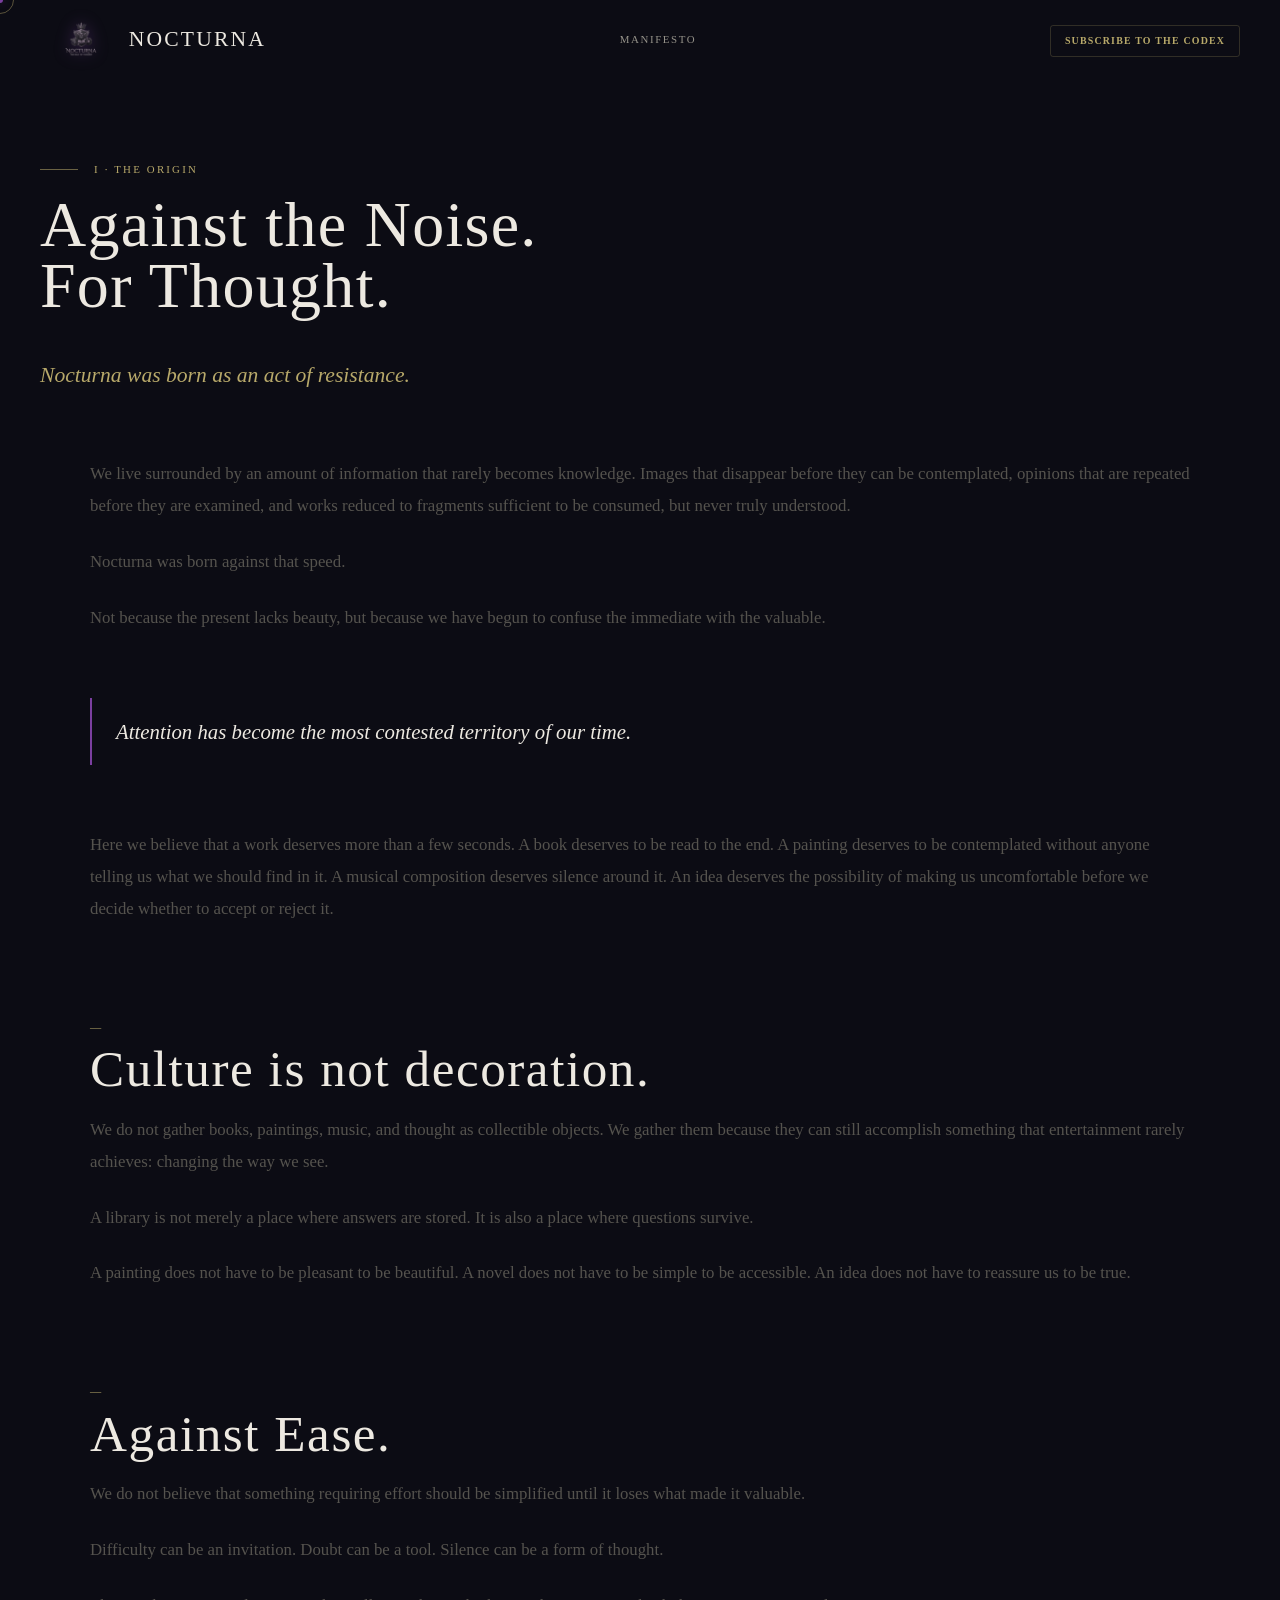
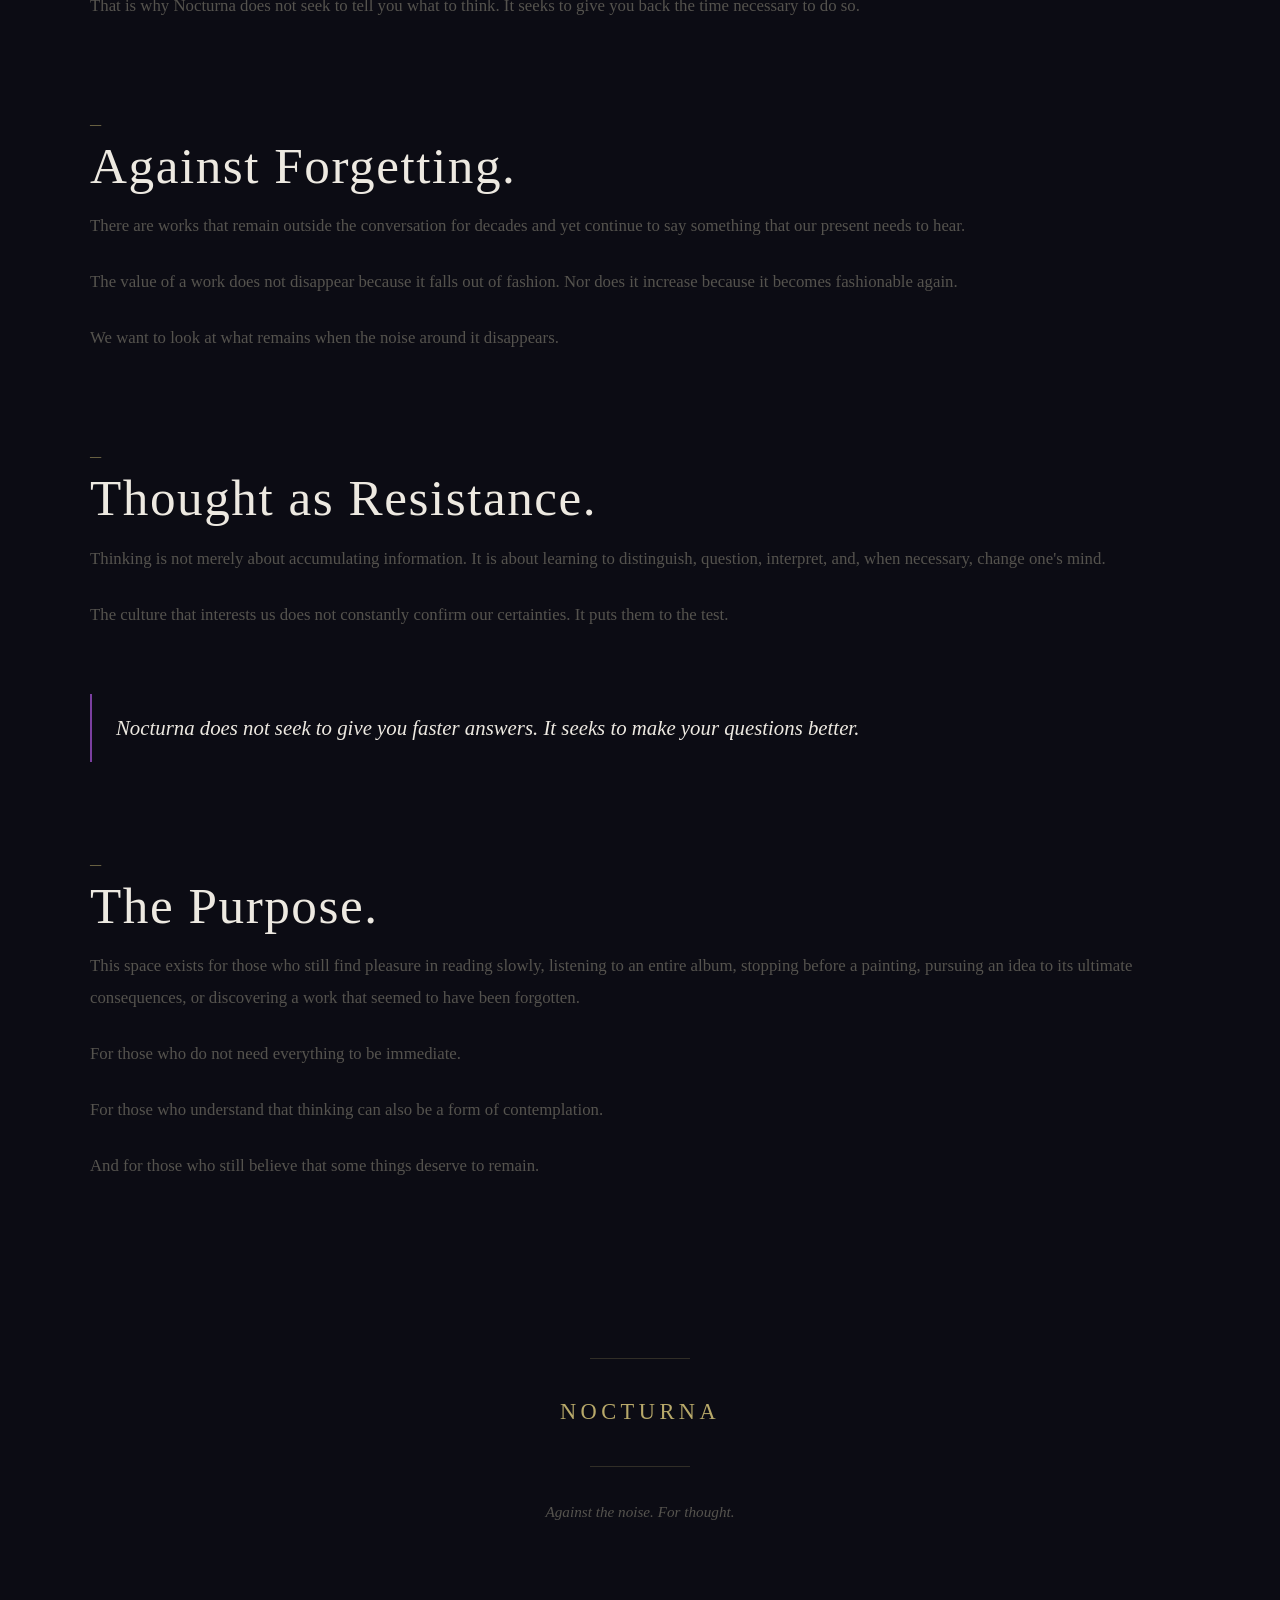
<file: manifiesto.html>
<!DOCTYPE html>
<html lang="en">

<head>

  <meta charset="UTF-8" />

  <meta
    name="viewport"
    content="width=device-width, initial-scale=1.0" />

  <title>The Manifesto · Nocturna</title>

  <link rel="stylesheet" href="style.css" />

</head>

<body>

  <!-- CURSOR -->

  <div
    class="cursor-dot"
    id="cursor-dot"
    aria-hidden="true">
  </div>

  <div
    class="cursor-ring"
    id="cursor-ring"
    aria-hidden="true">
  </div>


  <!-- ══ HEADER ══ -->

  <header
    class="site-header"
    id="site-header">

    <div class="header__inner">

      <a
        href="index.html"
        class="header__logo"
        aria-label="Nocturna — home">

        <img
          src="assets/finalogo.png"
          alt=""
          class="header__logo-img"
          aria-hidden="true">

        <span class="header__logo-wordmark">
          NOCTURNA
        </span>

      </a>


      <nav class="header__nav">

        <ul class="nav__list">

          <li class="nav__item">

            <a
              href="index.html"
              class="nav__link">
              Manifesto
            </a>

          </li>

        </ul>

      </nav>


      <div class="header__cta">

        <a
          href="index.html#newsletter"
          class="btn btn--ghost-gold btn--sm">
          Subscribe to the Codex
        </a>

      </div>

    </div>

  </header>


  <main class="manifesto-page">

    <div class="section-bg" aria-hidden="true">

      <img
        src="assets/SEGUNDO.png"
        alt="" />

      <div class="section-bg__mask section-bg__mask--manifiesto"></div>

    </div>


    <div class="container">

      <header class="manifesto-page__header">

        <p class="eyebrow">
          I · The Origin
        </p>

        <h1>
          Against the Noise.<br />
          For Thought.
        </h1>

        <p class="manifesto-page__intro">
          Nocturna was born as an act of resistance.
        </p>

      </header>


      <article class="manifesto-page__content">

        <p>
          We live surrounded by an amount of information that rarely
          becomes knowledge. Images that disappear before they can be
          contemplated, opinions that are repeated before they are
          examined, and works reduced to fragments sufficient to be
          consumed, but never truly understood.
        </p>

        <p>
          Nocturna was born against that speed.
        </p>

        <p>
          Not because the present lacks beauty, but because we have
          begun to confuse the immediate with the valuable.
        </p>

        <blockquote>
          Attention has become the most contested territory
          of our time.
        </blockquote>

        <p>
          Here we believe that a work deserves more than a few seconds.
          A book deserves to be read to the end. A painting deserves
          to be contemplated without anyone telling us what we should
          find in it. A musical composition deserves silence around it.
          An idea deserves the possibility of making us uncomfortable
          before we decide whether to accept or reject it.
        </p>

        <h2>
          Culture is not decoration.
        </h2>

        <p>
          We do not gather books, paintings, music, and thought as
          collectible objects. We gather them because they can still
          accomplish something that entertainment rarely achieves:
          changing the way we see.
        </p>

        <p>
          A library is not merely a place where answers are stored.
          It is also a place where questions survive.
        </p>

        <p>
          A painting does not have to be pleasant to be beautiful.
          A novel does not have to be simple to be accessible.
          An idea does not have to reassure us to be true.
        </p>

        <h2>
          Against Ease.
        </h2>

        <p>
          We do not believe that something requiring effort should be
          simplified until it loses what made it valuable.
        </p>

        <p>
          Difficulty can be an invitation.
          Doubt can be a tool.
          Silence can be a form of thought.
        </p>

        <p>
          That is why Nocturna does not seek to tell you what to think.
          It seeks to give you back the time necessary to do so.
        </p>

        <h2>
          Against Forgetting.
        </h2>

        <p>
          There are works that remain outside the conversation for
          decades and yet continue to say something that our present
          needs to hear.
        </p>

        <p>
          The value of a work does not disappear because it falls out
          of fashion. Nor does it increase because it becomes fashionable
          again.
        </p>

        <p>
          We want to look at what remains when the noise around it
          disappears.
        </p>

        <h2>
          Thought as Resistance.
        </h2>

        <p>
          Thinking is not merely about accumulating information.
          It is about learning to distinguish, question, interpret,
          and, when necessary, change one's mind.
        </p>

        <p>
          The culture that interests us does not constantly confirm
          our certainties. It puts them to the test.
        </p>

        <blockquote>
          Nocturna does not seek to give you faster answers.
          It seeks to make your questions better.
        </blockquote>

        <h2>
          The Purpose.
        </h2>

        <p>
          This space exists for those who still find pleasure in
          reading slowly, listening to an entire album, stopping before
          a painting, pursuing an idea to its ultimate consequences,
          or discovering a work that seemed to have been forgotten.
        </p>

        <p>
          For those who do not need everything to be immediate.
        </p>

        <p>
          For those who understand that thinking can also be a form
          of contemplation.
        </p>

        <p>
          And for those who still believe that some things deserve
          to remain.
        </p>


        <div class="manifesto-page__closing">

          <span class="stat-card__rule"></span>

          <p>
            NOCTURNA
          </p>

          <span class="stat-card__rule"></span>

          <small>
            Against the noise. For thought.
          </small>

        </div>

      </article>

    </div>

  </main>


  <script src="script.js"></script>

</body>

</html>
</file>
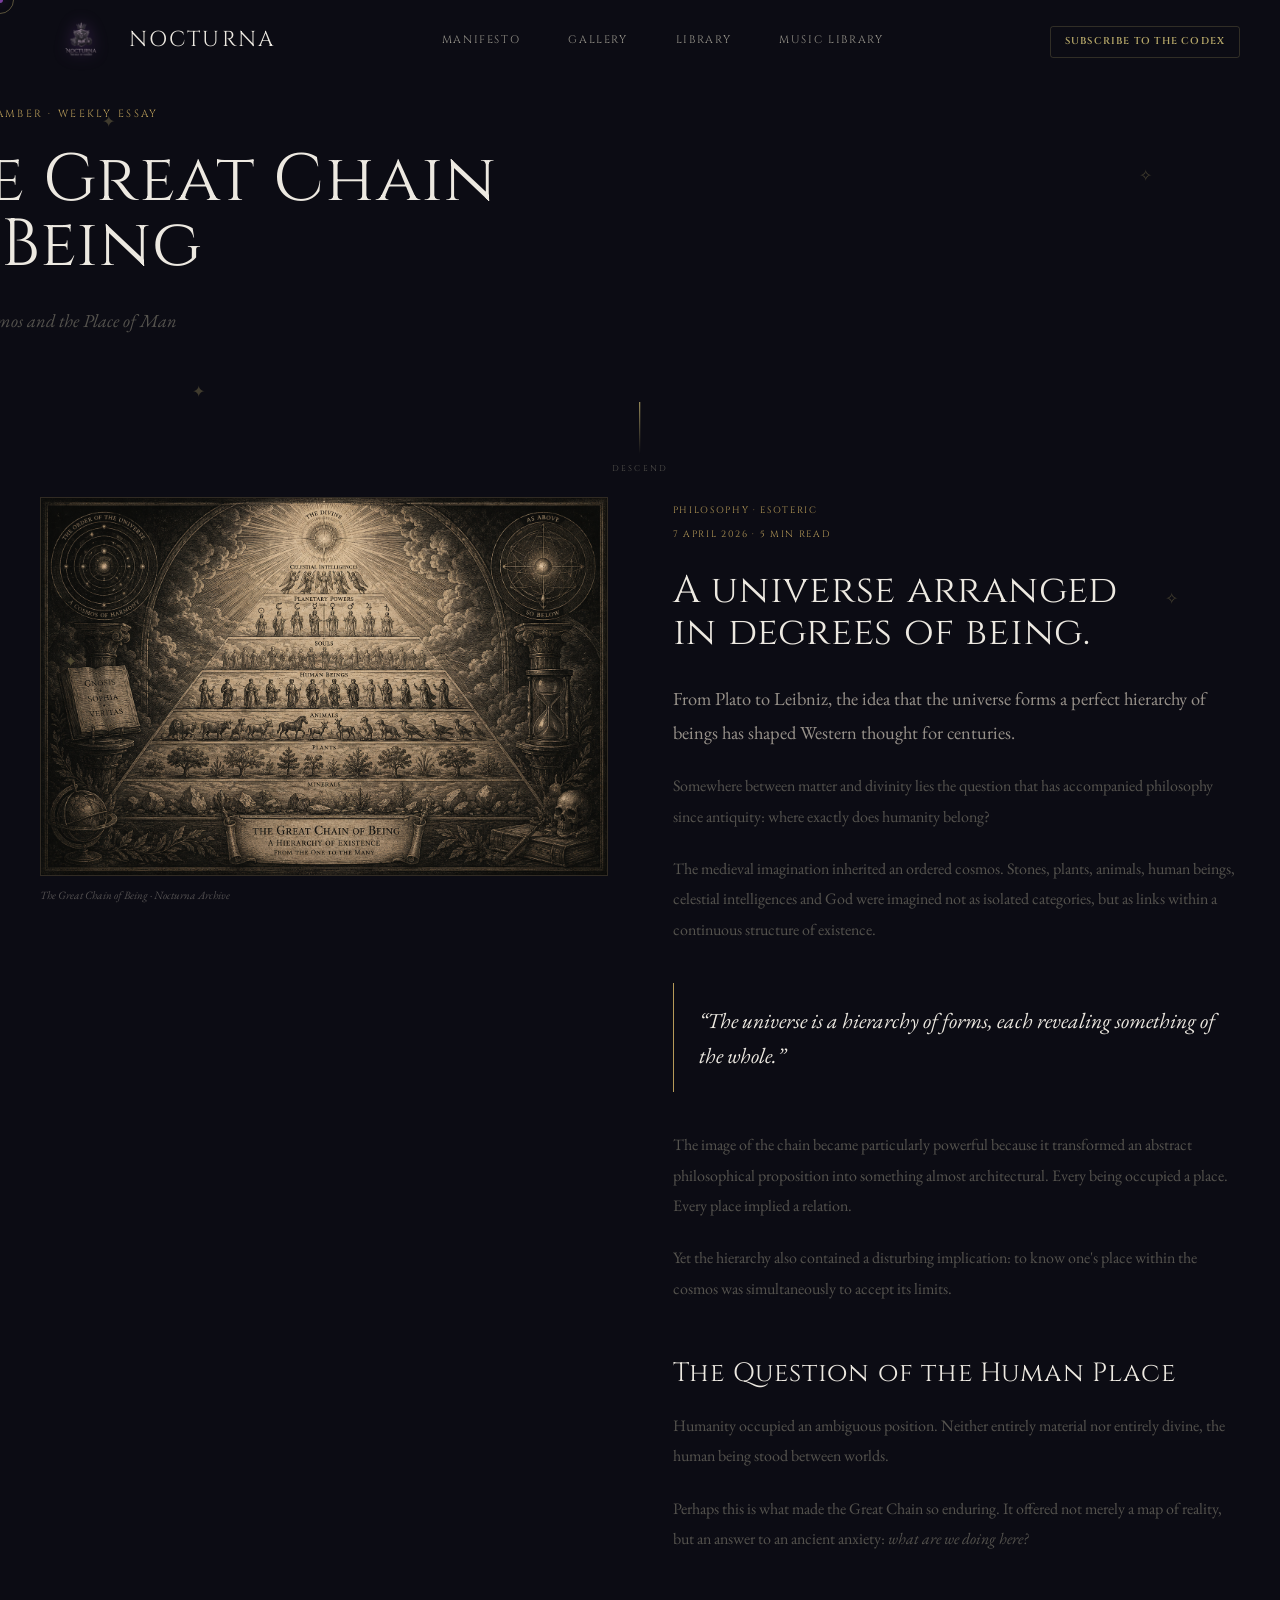
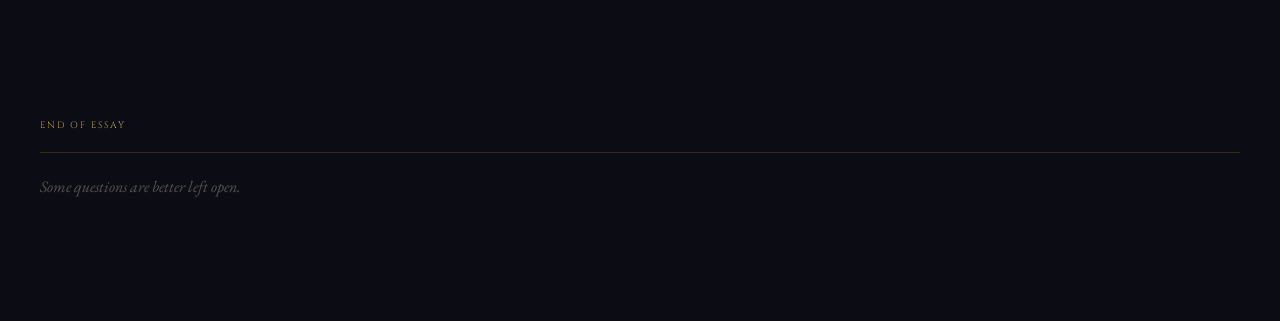
<file: essay/essay.html>
<!DOCTYPE html>
<html lang="en">

<head>

  <meta charset="UTF-8">

  <meta
    name="viewport"
    content="width=device-width, initial-scale=1.0">

  <title>The Essay of the Week — Nocturna</title>


  <!-- GLOBAL CSS -->

  <link
    rel="stylesheet"
    href="../style.css">


  <!-- FONTS -->

  <link
    rel="preconnect"
    href="https://fonts.googleapis.com">

  <link
    rel="preconnect"
    href="https://fonts.gstatic.com"
    crossorigin>

  <link
    href="https://fonts.googleapis.com/css2?family=Cinzel:wght@400;500;600;700;900&family=Cinzel+Decorative:wght@400;700&family=EB+Garamond:ital,wght@0,400;0,500;0,600;1,400;1,500&family=Cormorant+Garamond:ital,wght@0,300;0,400;1,300;1,400&display=swap"
    rel="stylesheet">


  <!-- ESSAY CSS -->

  <link
    rel="stylesheet"
    href="essay.css">

</head>


<body>


  <!-- ══ CURSOR ══ -->

  <div
    class="cursor-dot"
    id="cursor-dot"
    aria-hidden="true">
  </div>

  <div
    class="cursor-ring"
    id="cursor-ring"
    aria-hidden="true">
  </div>



  <!-- ══ HEADER ══ -->

  <header
    class="site-header"
    id="site-header">

    <div class="header__inner">


      <!-- LOGO -->

      <a
        href="../index.html"
        class="header__logo"
        aria-label="Nocturna — home">

        <img
          src="../assets/finalogo.png"
          alt=""
          class="header__logo-img"
          aria-hidden="true">

        <span class="header__logo-wordmark">
          NOCTURNA
        </span>

      </a>



      <!-- NAVIGATION -->

      <nav class="header__nav">

        <ul class="nav__list">


          <li class="nav__item">

            <a
              href="../index.html"
              class="nav__link">
              Manifesto
            </a>

          </li>


          <li class="nav__item">

            <a
              href="../gallery.html"
              class="nav__link">
              Gallery
            </a>

          </li>


          <li class="nav__item">

            <a
              href="../library/library.html"
              class="nav__link">
              Library
            </a>

          </li>


          <li class="nav__item">

            <a
              href="../music/music.html"
              class="nav__link">
              Music Library
            </a>

          </li>


        </ul>

      </nav>



      <!-- CTA -->

      <div class="header__cta">

        <a
          href="../index.html#newsletter"
          class="btn btn--ghost-gold btn--sm">
          Subscribe to the Codex
        </a>

      </div>


    </div>

  </header>



  <!-- ═══════════════════════════════════════
       ESSAY PAGE
       ═══════════════════════════════════════ -->

  <main class="essay-page">


    <!-- ══ INTRO ══ -->

    <section class="essay-intro">

      <div class="essay-container">


        <div class="essay-intro__eyebrow">

          <span></span>

          <span>
            THE CHAMBER · WEEKLY ESSAY
          </span>

        </div>



        <h1>
          The Great Chain
          <br>
          of Being
        </h1>



        <p class="essay-intro__subtitle">

          Hierarchy, Cosmos and the Place
          of Man

        </p>


      </div>

      <div
        class="hero__particles"
        aria-hidden="true">

        <span class="particle p1">✦</span>
        <span class="particle p2">✧</span>
        <span class="particle p3">✦</span>
        <span class="particle p4">✧</span>
        <span class="particle p5">✦</span>

      </div>

    </section>



    <!-- ══ SCROLL INDICATOR ══ -->

    <div class="essay-scroll-wrapper">

      <div
        class="hero__scroll"
        aria-hidden="true">

        <div class="hero__scroll-line"></div>

        <span>
          Descend
        </span>

      </div>

    </div>



    <!-- ══ COMPLETE ESSAY ══ -->

    <article class="essay-article">


      <!-- ══ IMAGE ══ -->

      <div class="essay-art">

        <img
          src="../assets/essay-chain.png"
          alt="Illustration of the Great Chain of Being">

        <span class="essay-art__caption">
          The Great Chain of Being · Nocturna Archive
        </span>

      </div>



      <!-- ══ ESSAY CONTENT ══ -->

      <div class="essay-content">


        <!-- META -->

        <div class="essay-meta">

          <span>
            PHILOSOPHY · ESOTERIC
          </span>

          <span>
            7 APRIL 2026 · 5 MIN READ
          </span>

        </div>



        <!-- OPENING -->

        <h2>
          A universe arranged
          <br>
          in degrees of being.
        </h2>



        <p class="essay-lead">

          From Plato to Leibniz, the idea that the universe
          forms a perfect hierarchy of beings has shaped
          Western thought for centuries.

        </p>



        <p>

          Somewhere between matter and divinity lies the
          question that has accompanied philosophy since
          antiquity: where exactly does humanity belong?

        </p>



        <p>

          The medieval imagination inherited an ordered
          cosmos. Stones, plants, animals, human beings,
          celestial intelligences and God were imagined not
          as isolated categories, but as links within a
          continuous structure of existence.

        </p>



        <!-- QUOTE -->

        <blockquote>

          “The universe is a hierarchy of forms,
          each revealing something of the whole.”

        </blockquote>



        <p>

          The image of the chain became particularly
          powerful because it transformed an abstract
          philosophical proposition into something almost
          architectural. Every being occupied a place.
          Every place implied a relation.

        </p>



        <p>

          Yet the hierarchy also contained a disturbing
          implication: to know one's place within the cosmos
          was simultaneously to accept its limits.

        </p>



        <!-- SECTION -->

        <h3>
          The Question of the Human Place
        </h3>



        <p>

          Humanity occupied an ambiguous position.
          Neither entirely material nor entirely divine,
          the human being stood between worlds.

        </p>



        <p>

          Perhaps this is what made the Great Chain so
          enduring. It offered not merely a map of reality,
          but an answer to an ancient anxiety:

          <em>
            what are we doing here?
          </em>

        </p>



      </div>

    </article>



    <!-- ══ END OF ESSAY ══ -->

    <section class="essay-end">

      <div class="essay-container">


        <span class="essay-end__number">
          END OF ESSAY
        </span>


        <div class="essay-end__line"></div>


        <p>
          Some questions are better left open.
        </p>


      </div>

    </section>


  </main>



  <!-- ══ GLOBAL JS ══ -->

  <script src="../script.js"></script>

</body>

</html>
</file>
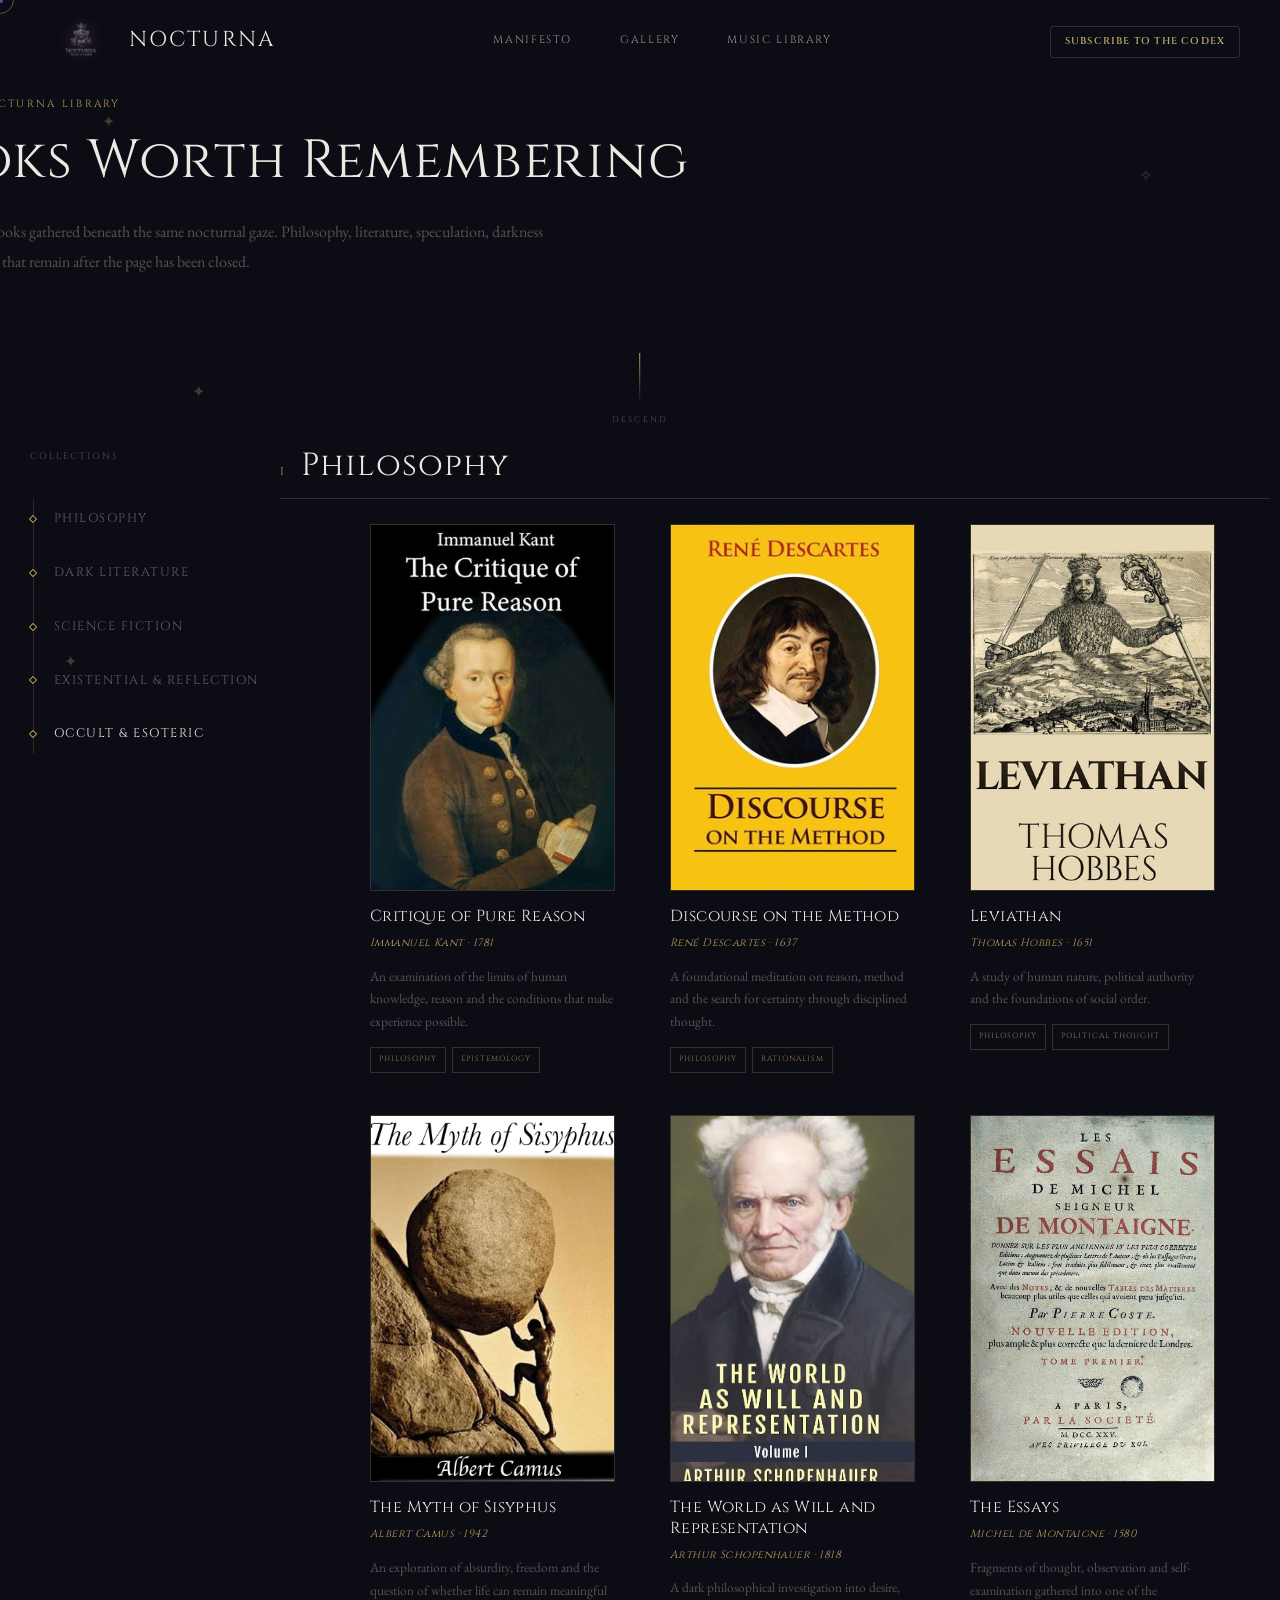
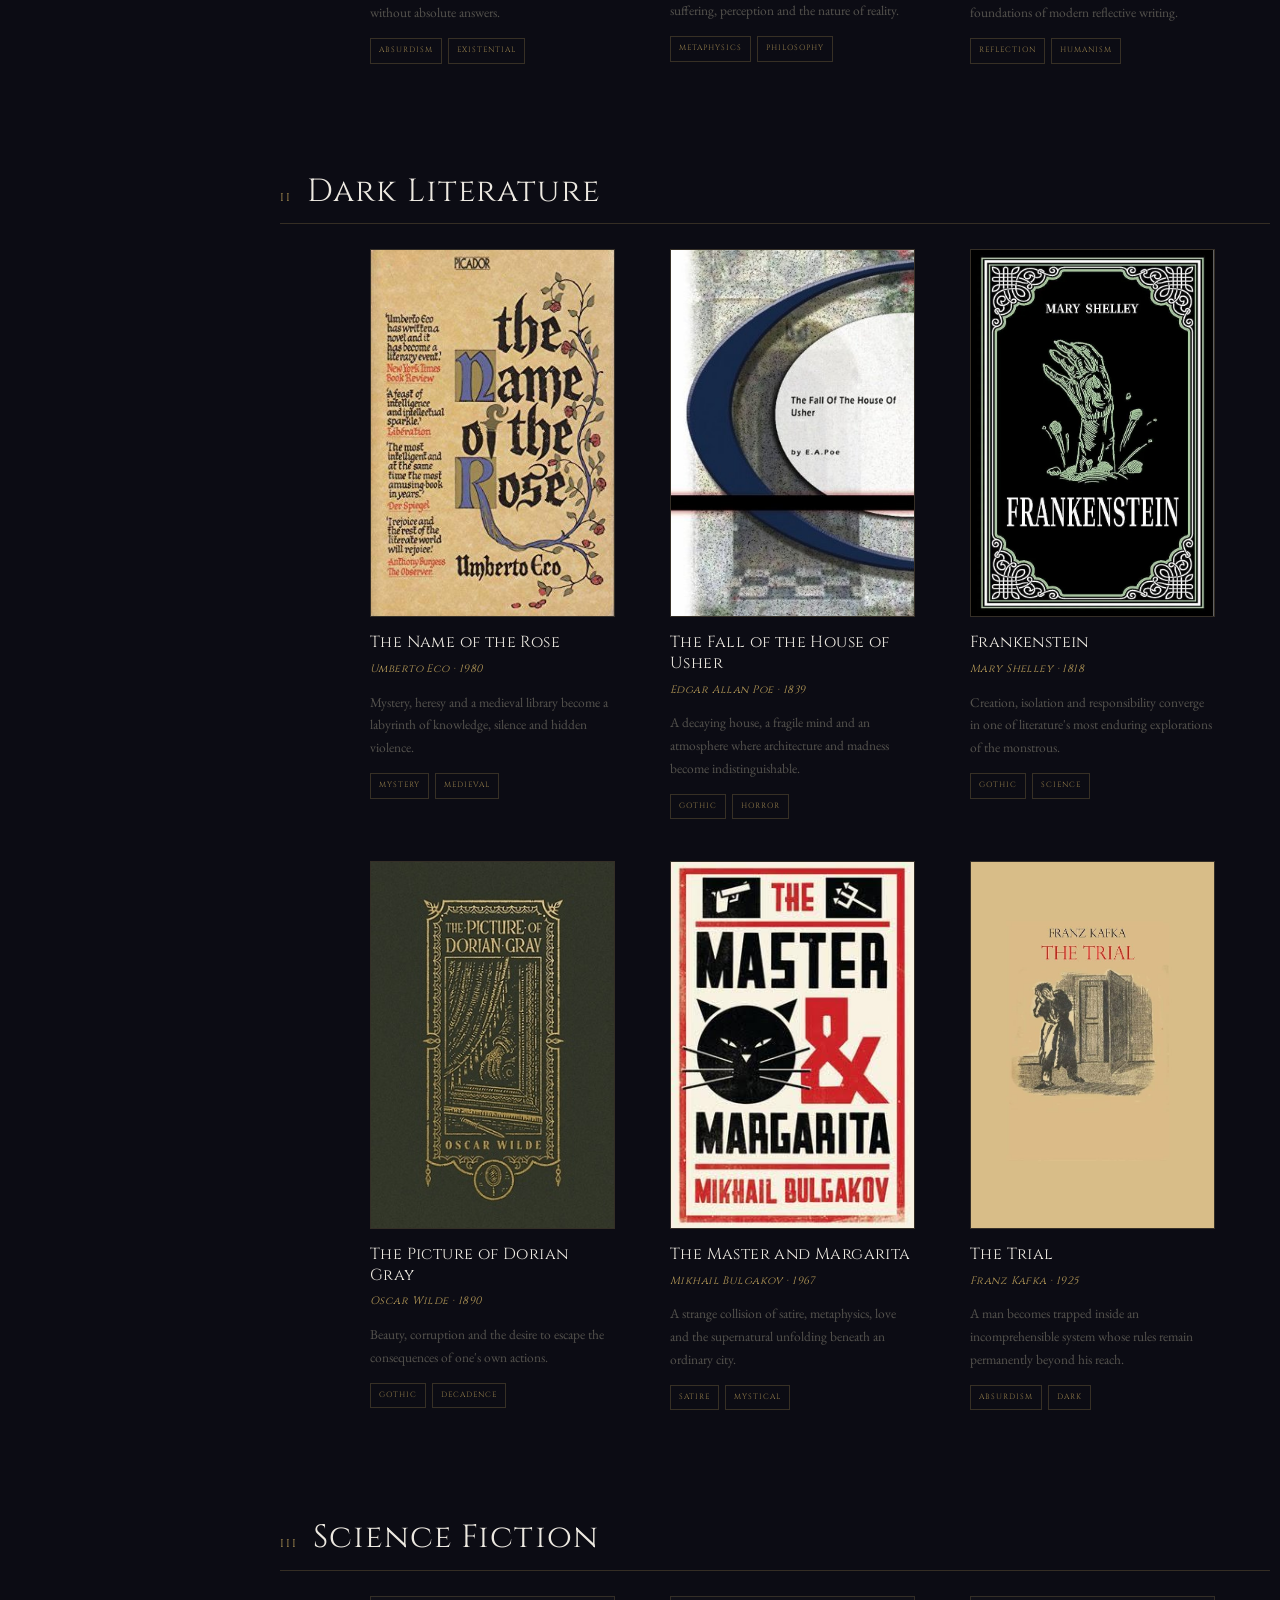
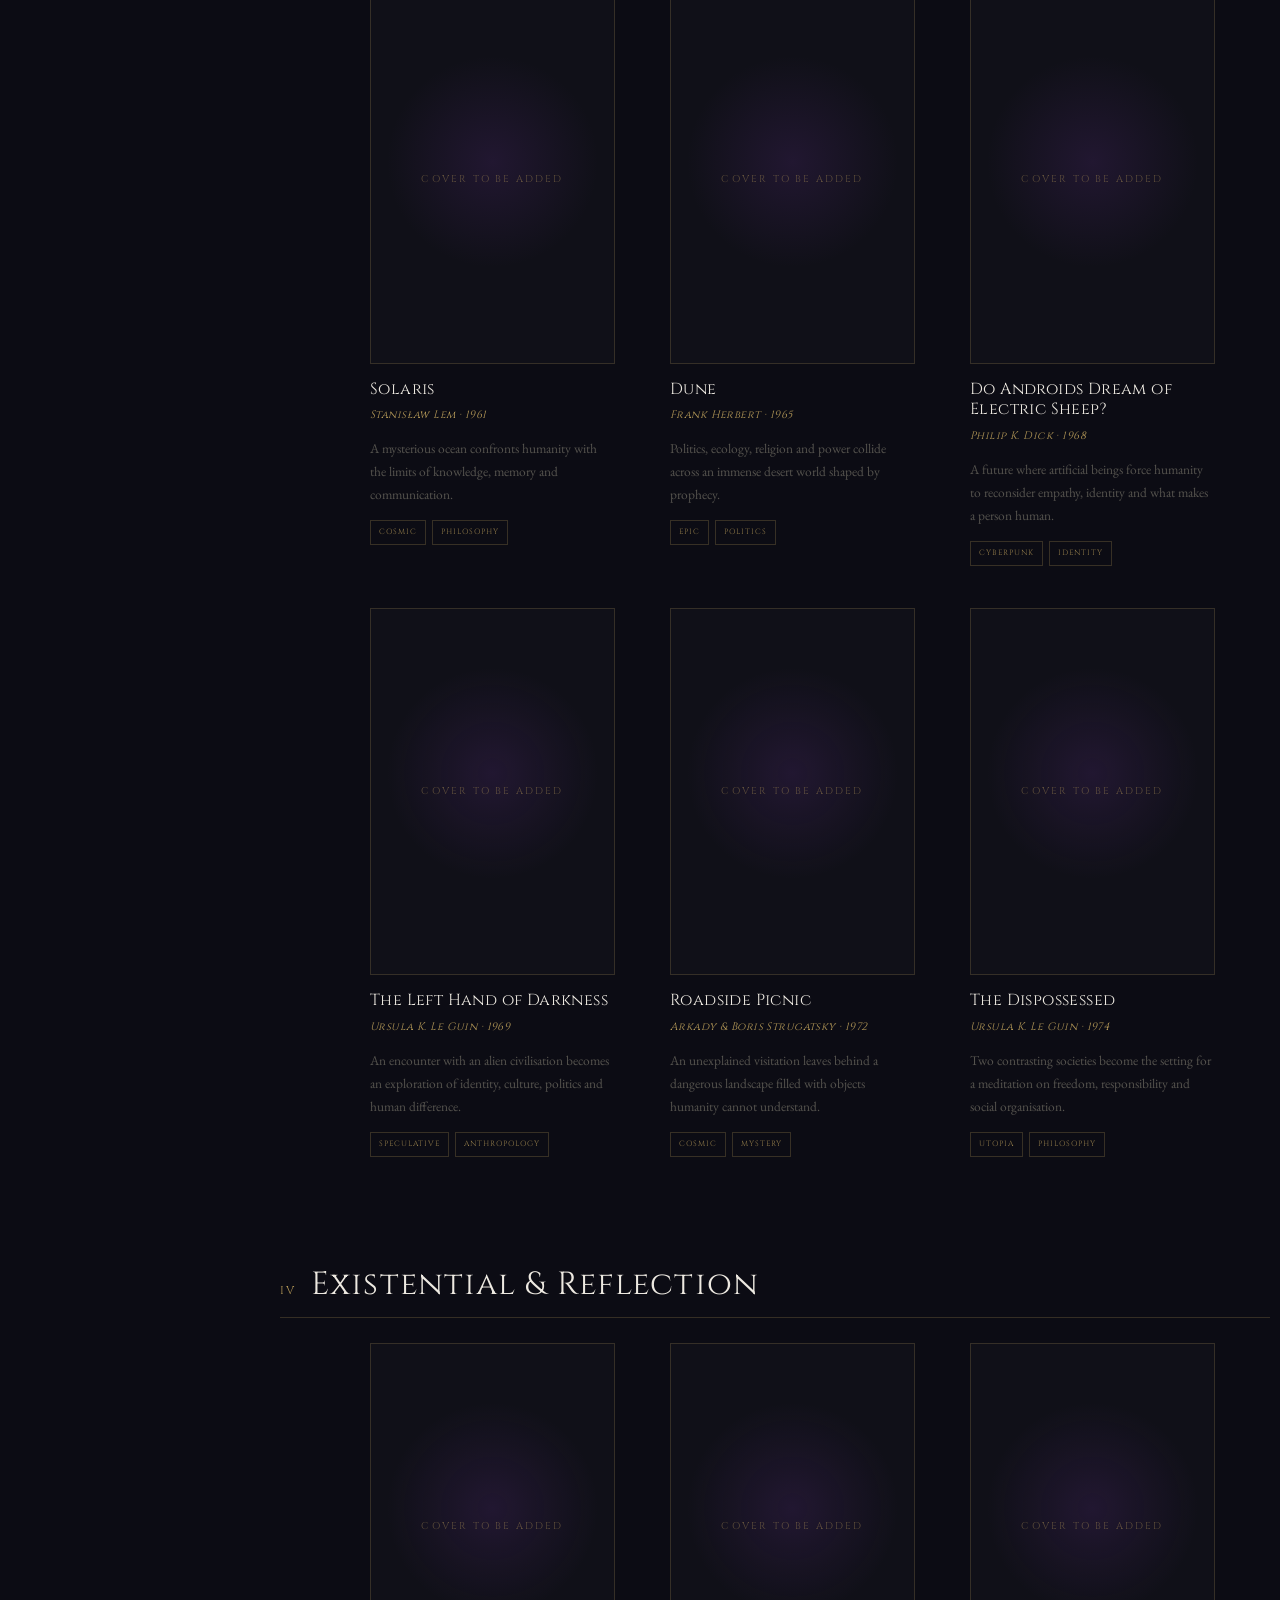
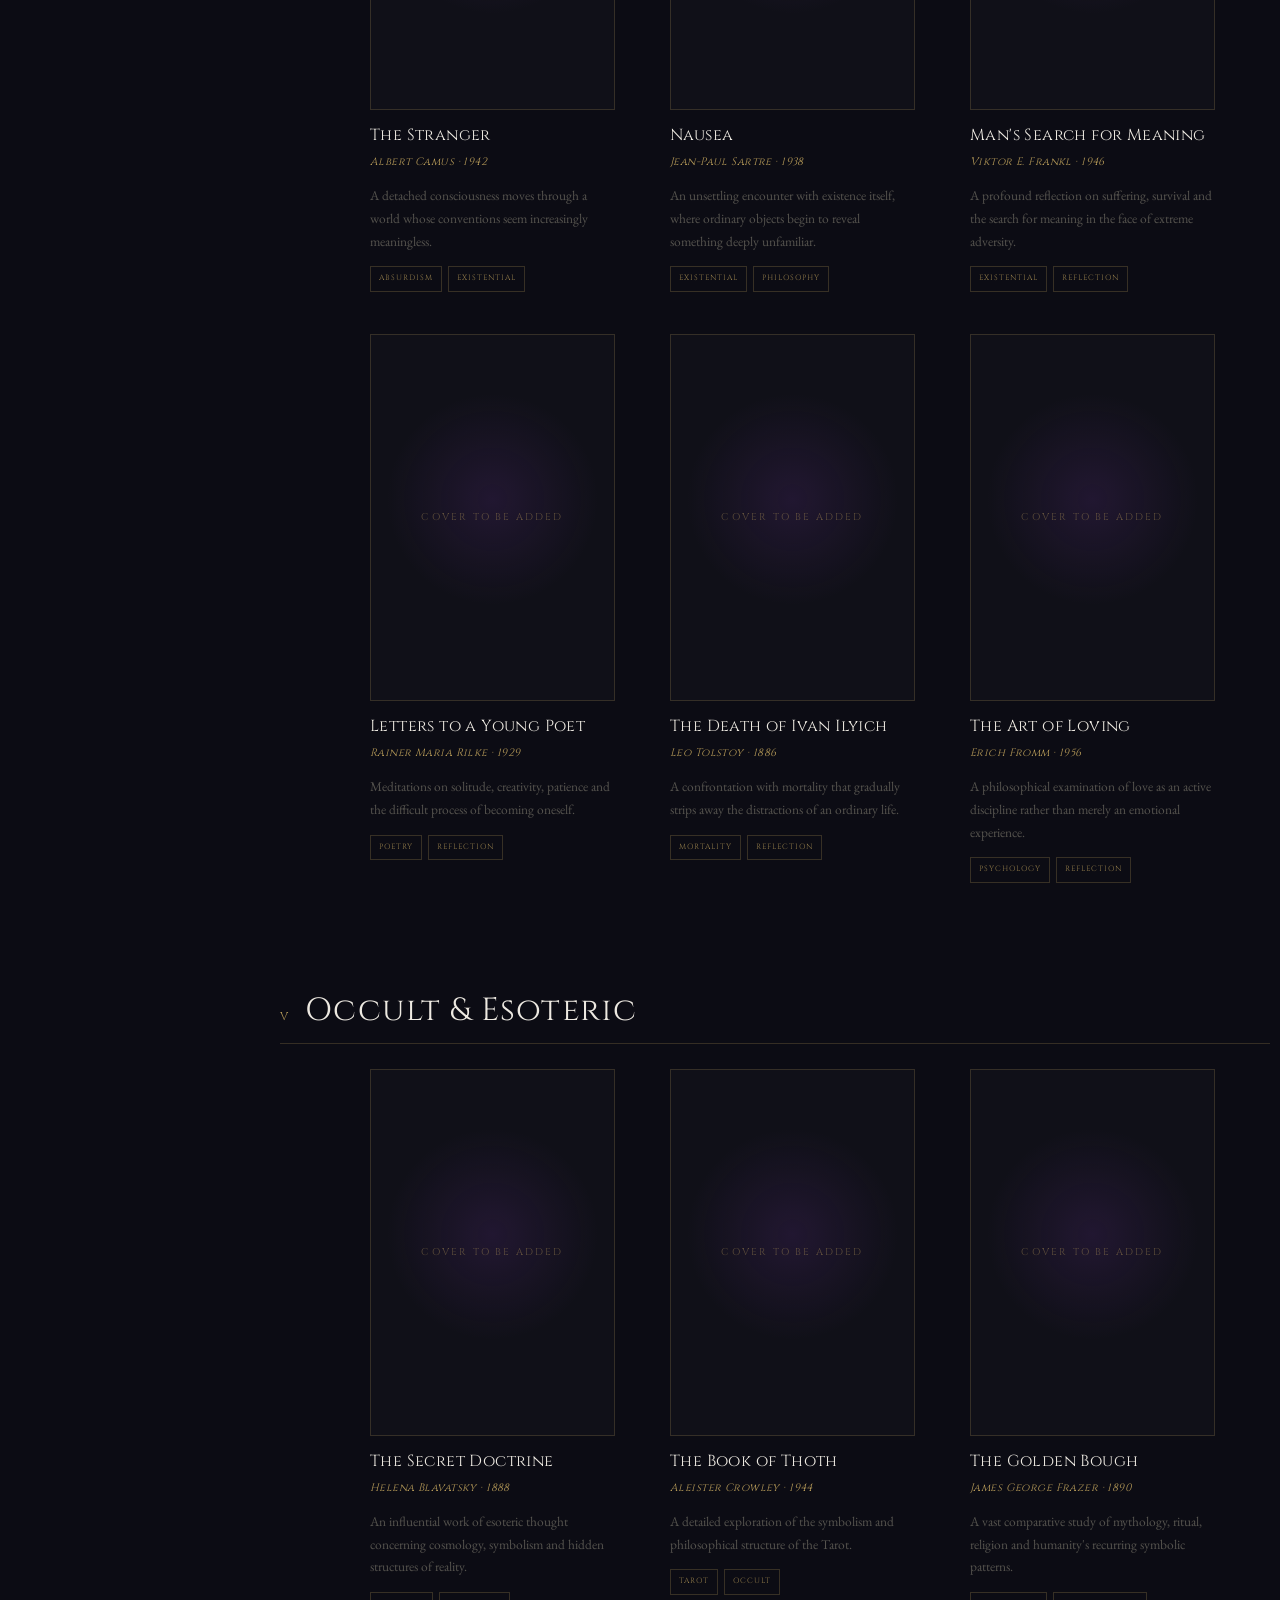
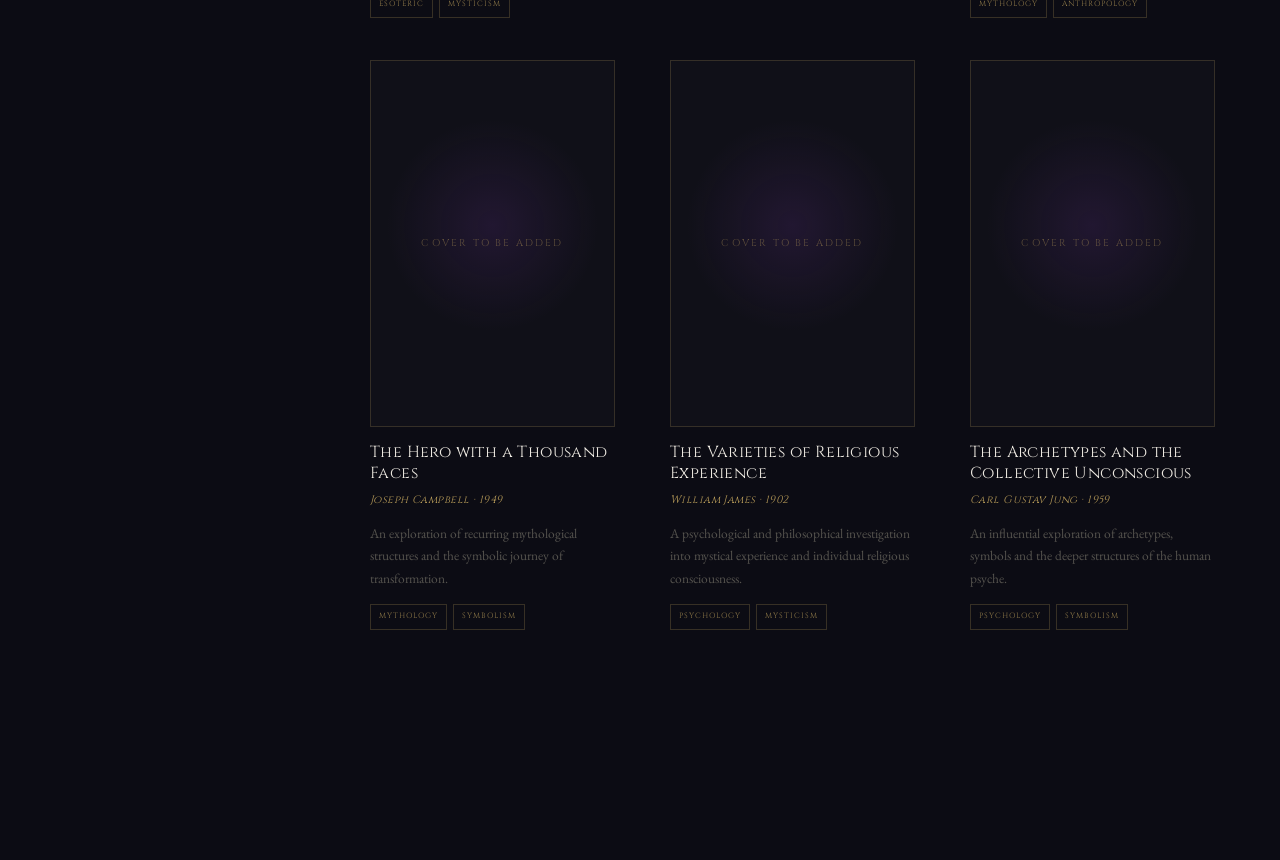
<file: library/library.html>
<!DOCTYPE html>
<html lang="en">

<head>

  <meta charset="UTF-8">

  <meta
    name="viewport"
    content="width=device-width, initial-scale=1.0">

  <title>Library — Nocturna</title>

  <link
    rel="stylesheet"
    href="../style.css">

    <link
  rel="preconnect"
  href="https://fonts.googleapis.com">

  <link
    rel="preconnect"
    href="https://fonts.gstatic.com"
    crossorigin>

  <link
    href="https://fonts.googleapis.com/css2?family=Cinzel:wght@400;500;600;700;900&family=Cinzel+Decorative:wght@400;700&family=EB+Garamond:ital,wght@0,400;0,500;0,600;1,400;1,500&family=Cormorant+Garamond:ital,wght@0,300;0,400;1,300;1,400&display=swap"
    rel="stylesheet">

  <link
    rel="stylesheet"
    href="library.css">

</head>


<body>

  <!-- ══ CURSOR ══ -->

  <div
    class="cursor-dot"
    id="cursor-dot"
    aria-hidden="true">
  </div>

  <div
    class="cursor-ring"
    id="cursor-ring"
    aria-hidden="true">
  </div>


  <!-- ══ HEADER ══ -->

  <header
  class="site-header"
  id="site-header">

  <div class="header__inner">

    <a
      href="../index.html"
      class="header__logo">

      <img
        src="../assets/finalogo.png"
        alt=""
        class="header__logo-img"
        aria-hidden="true">

      <span class="header__logo-wordmark">
        NOCTURNA
      </span>

    </a>

    <nav class="header__nav">

      <ul class="nav__list">

        <li class="nav__item">

          <a
            href="../index.html"
            class="nav__link">
            Manifesto
          </a>

        </li>


        <li class="nav__item">

          <a
            href="../gallery.html"
            class="nav__link">
            Gallery
          </a>

        </li>

        <li class="nav__item">

          <a
            href="../music/music.html"
            class="nav__link">
            Music Library
          </a>

        </li>

      </ul>

    </nav>


    <div class="header__cta">

      <a
        href="../index.html#newsletter"
        class="btn btn--ghost-gold btn--sm">
        Subscribe to the Codex
      </a>

    </div>

  </div>

</header>


  <!-- ═══════════════════════════════════════
       LIBRARY INTRO
       ═══════════════════════════════════════ -->

  <main class="library-page">

    <section class="library-intro">

      <div class="library-container">

        <div class="library-intro__eyebrow">

          <span></span>

          <span>
            THE NOCTURNA LIBRARY
          </span>

        </div>


        <h1>
          Books Worth Remembering
        </h1>


        <p>
          A collection of books gathered beneath the same
          nocturnal gaze. Philosophy, literature, speculation,
          darkness and the questions that remain after the page
          has been closed.
        </p>

      </div>
      <div
        class="hero__particles"
        aria-hidden="true">

        <span class="particle p1">✦</span>
        <span class="particle p2">✧</span>
        <span class="particle p3">✦</span>
        <span class="particle p4">✧</span>
        <span class="particle p5">✦</span>

      </div>

    </section>


<!-- ══ SCROLL INDICATOR ══ -->

<div class="library-scroll-wrapper">

  <div
    class="hero__scroll"
    aria-hidden="true">

    <div class="hero__scroll-line"></div>

    <span>Descend<span>

  </div>

</div>


    <!-- ═══════════════════════════════════════
         LIBRARY BODY
         ═══════════════════════════════════════ -->

    <div class="library-layout">


      <!-- ══ CATEGORY MENU ══ -->

      <aside class="library-menu">

        <div class="library-menu__title">
          Collections
        </div>


        <nav>

          <a
            href="#philosophy"
            class="library-menu__link is-active">
            Philosophy
          </a>


          <a
            href="#dark-literature"
            class="library-menu__link">
            Dark Literature
          </a>


          <a
            href="#science-fiction"
            class="library-menu__link">
            Science Fiction
          </a>


          <a
            href="#reflection"
            class="library-menu__link">
            Existential & Reflection
          </a>


          <a
            href="#occult"
            class="library-menu__link">
            Occult & Esoteric
          </a>

        </nav>

      </aside>


      <!-- ══ BOOK COLLECTIONS ══ -->

      <div
        class="library-collections"
        id="library-collections">
      </div>

    </div>

  </main>


  <script src="../script.js"></script>

  <script src="library.js"></script>

</body>

</html>
</file>
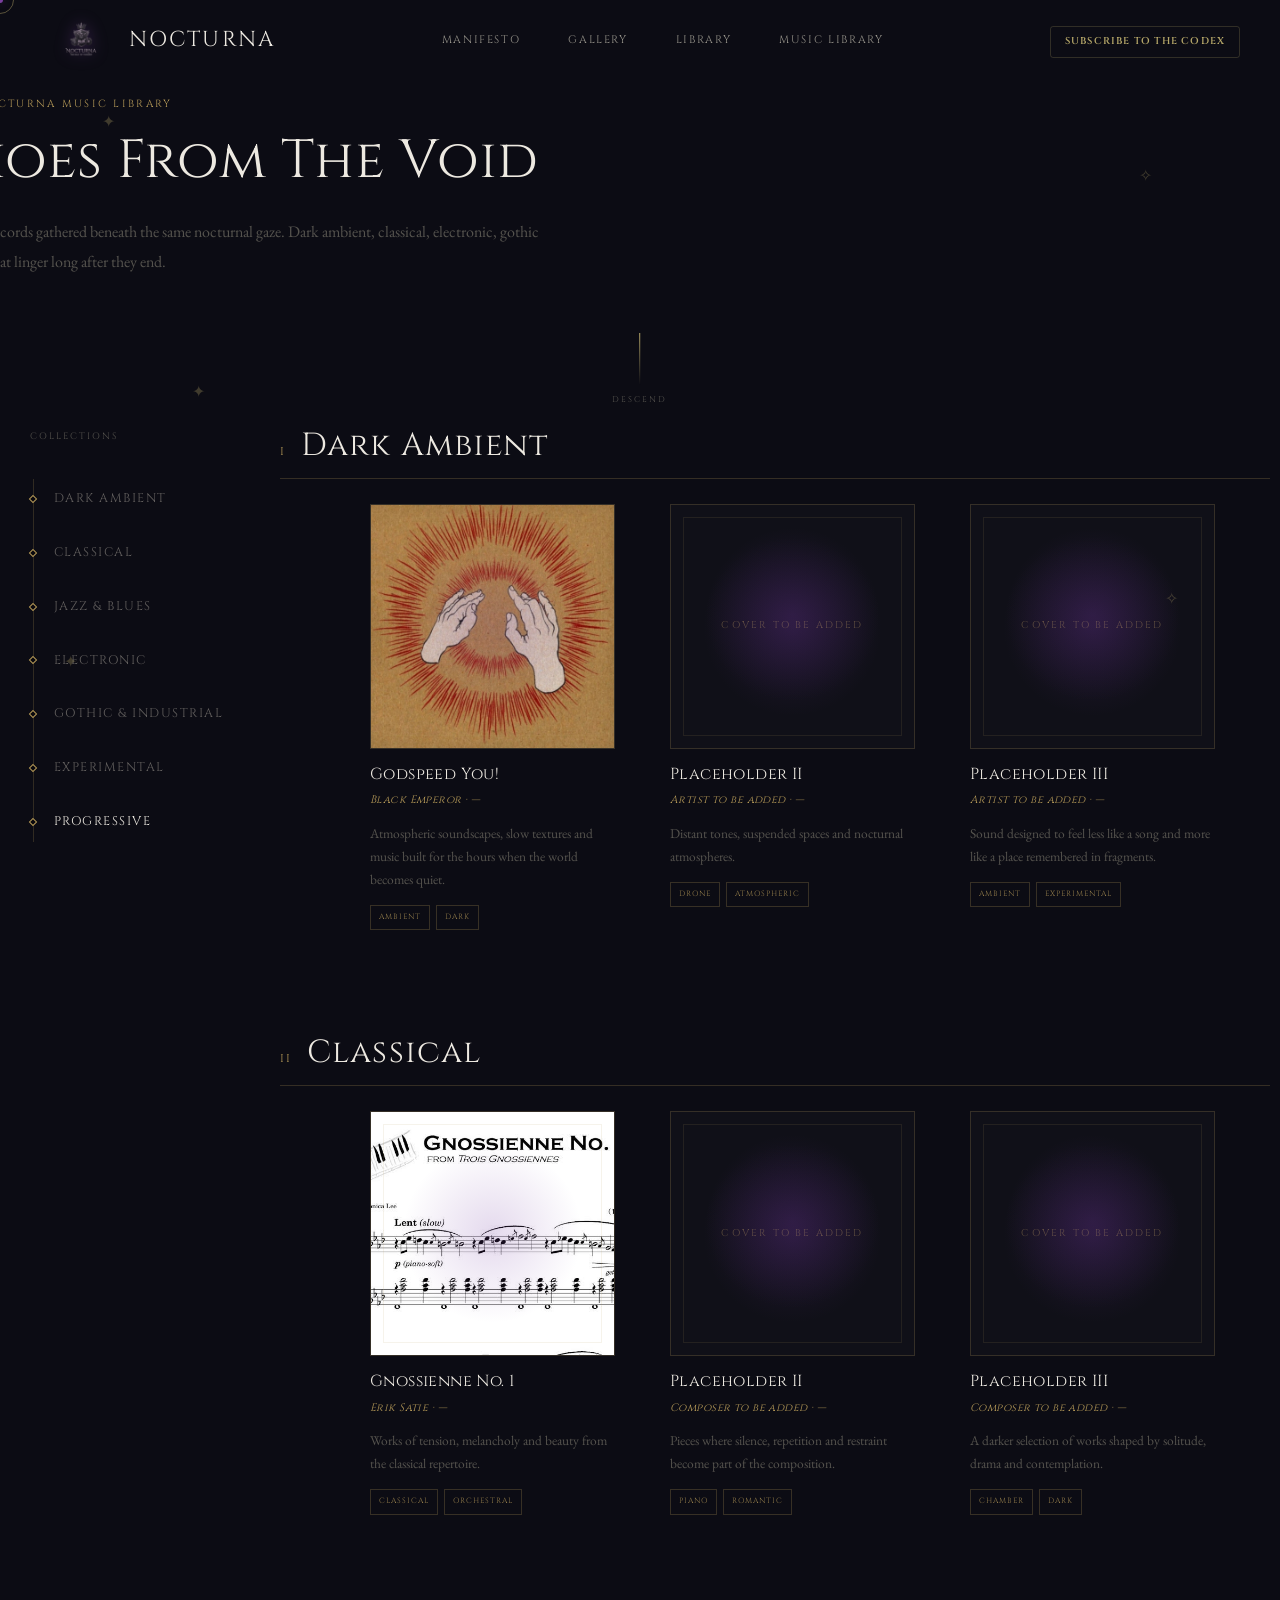
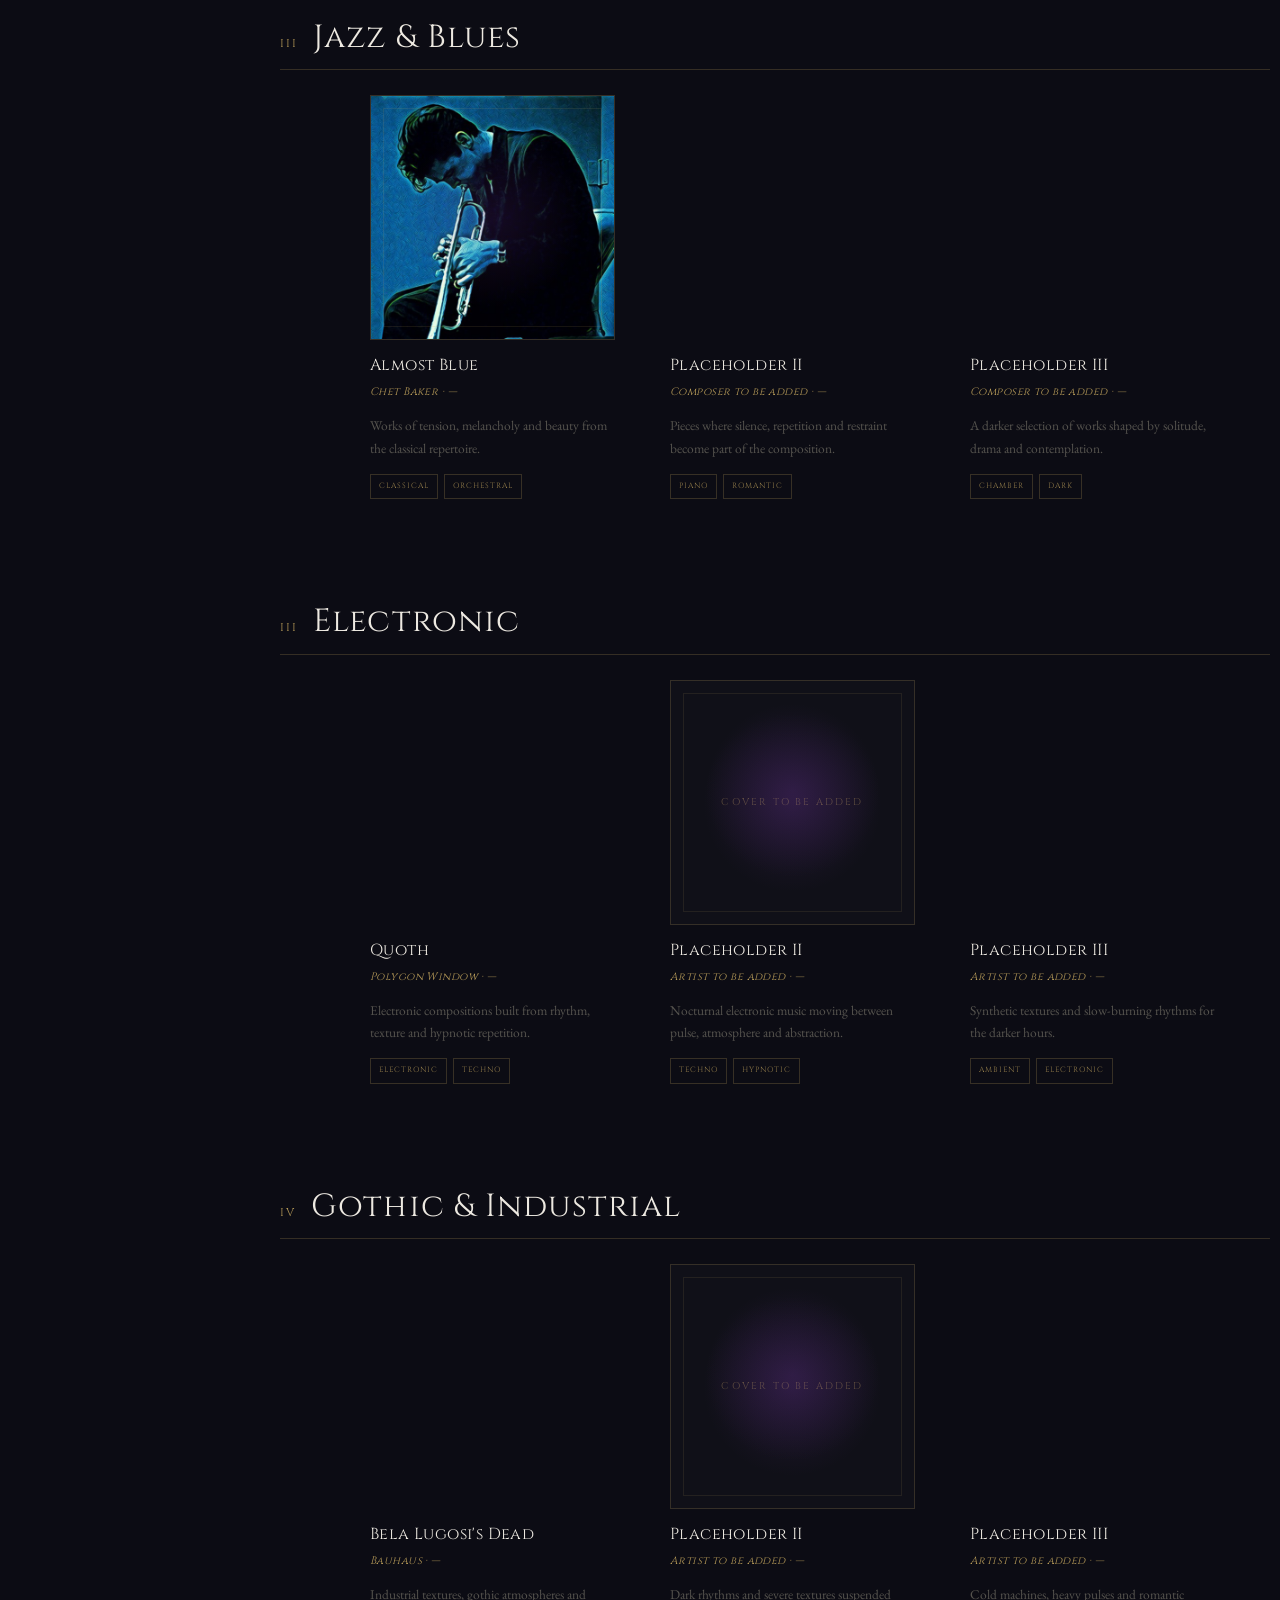
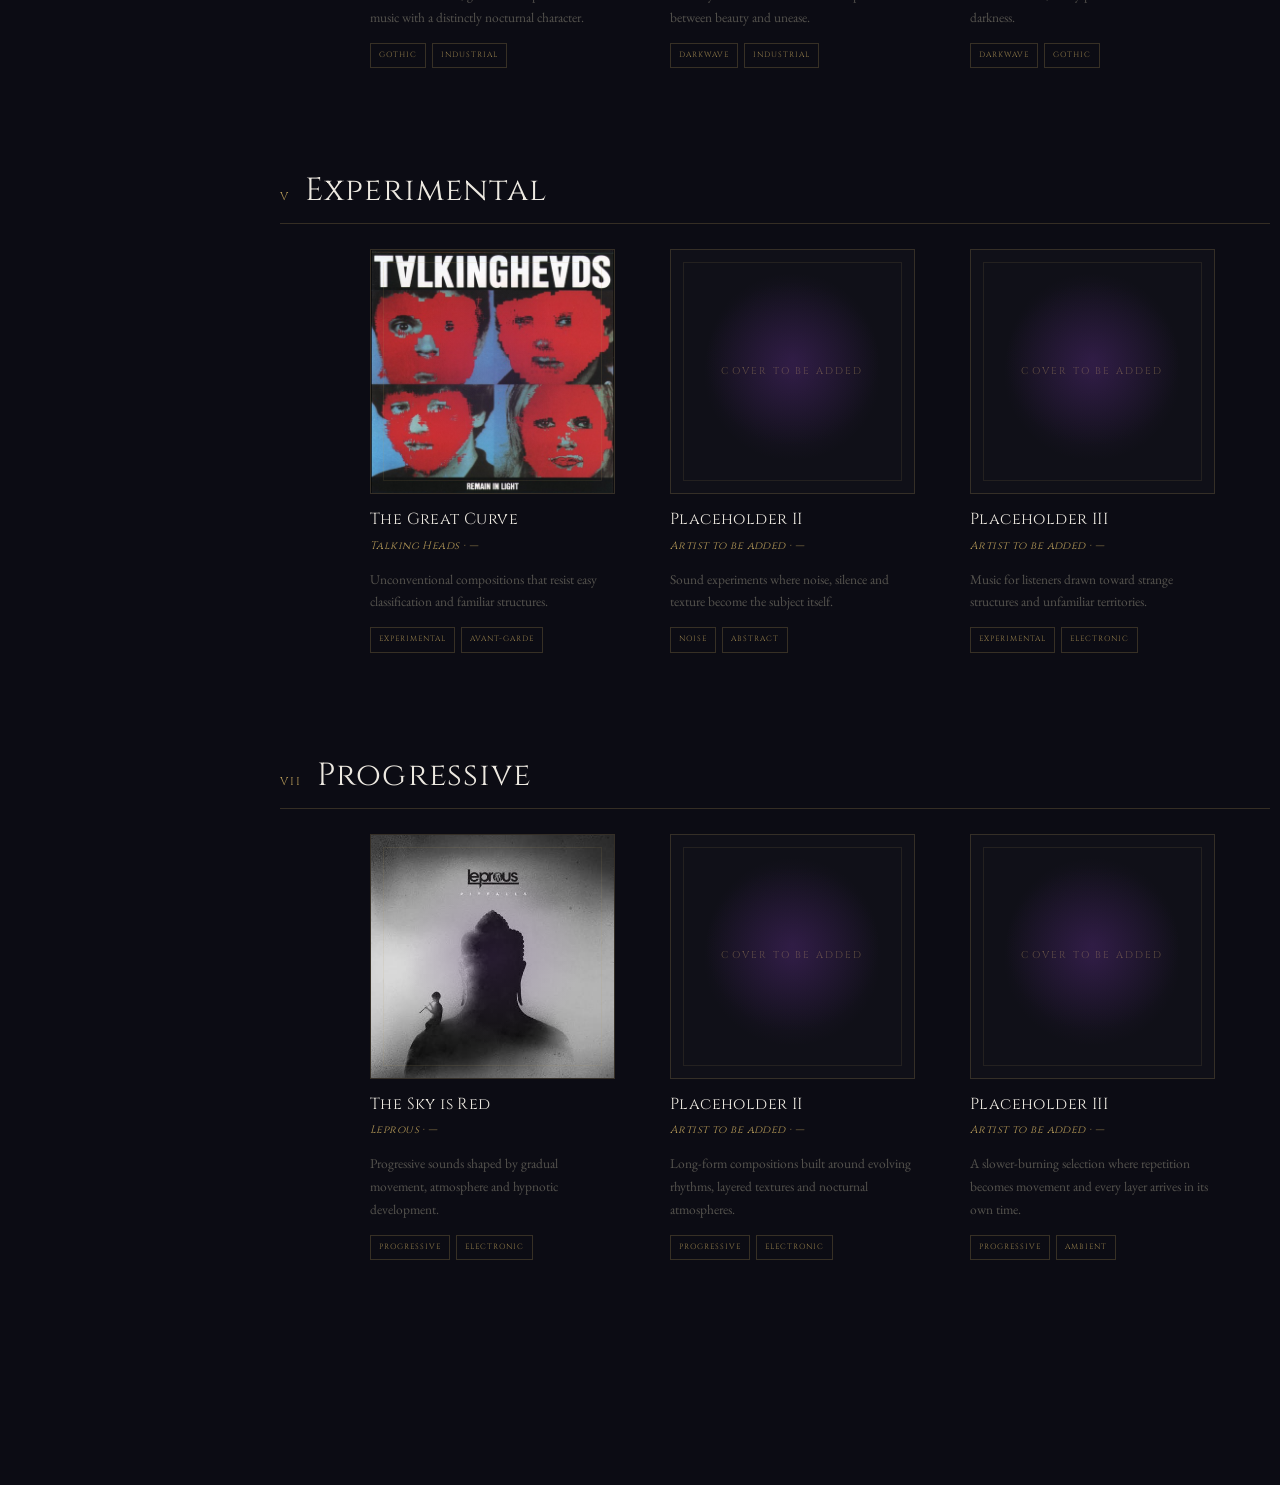
<file: music/music.html>
<!DOCTYPE html>
<html lang="en">
<head>
  <meta charset="UTF-8">
  <meta name="viewport" content="width=device-width, initial-scale=1.0">
  <title>Music Library — Nocturna</title>
  <link rel="stylesheet" href="../style.css">
  <link rel="preconnect" href="https://fonts.googleapis.com">
  <link rel="preconnect" href="https://fonts.gstatic.com" crossorigin>
  <link href="https://fonts.googleapis.com/css2?family=Cinzel:wght@400;500;600;700;900&family=Cinzel+Decorative:wght@400;700&family=EB+Garamond:ital,wght@0,400;0,500;0,600;1,400;1,500&family=Cormorant+Garamond:ital,wght@0,300;0,400;1,300;1,400&display=swap" rel="stylesheet">
  <link rel="stylesheet" href="music.css">
</head>
<body>

  <div class="cursor-dot" id="cursor-dot" aria-hidden="true"></div>
  <div class="cursor-ring" id="cursor-ring" aria-hidden="true"></div>

  <header class="site-header" id="site-header">
    <div class="header__inner">

      <a href="../index.html" class="header__logo">
        <img src="../assets/finalogo.png" alt="" class="header__logo-img" aria-hidden="true">
        <span class="header__logo-wordmark">NOCTURNA</span>
      </a>

      <nav class="header__nav">
        <ul class="nav__list">
          <li class="nav__item"><a href="../index.html" class="nav__link">Manifesto</a></li>
          <li class="nav__item"><a href="../gallery.html" class="nav__link">Gallery</a></li>
          <li class="nav__item"><a href="../library/library.html" class="nav__link">Library</a></li>
          <li class="nav__item"><a href="music.html" class="nav__link">Music Library</a></li>
        </ul>
      </nav>

      <div class="header__cta">
        <a href="../index.html#newsletter" class="btn btn--ghost-gold btn--sm">Subscribe to the Codex</a>
      </div>

    </div>
  </header>

  <main class="music-page">

    <section class="music-intro">
      <div class="music-container">

        <div class="music-intro__eyebrow">
          <span></span>
          <span>THE NOCTURNA MUSIC LIBRARY</span>
        </div>

        <h1>Echoes From The Void</h1>

        <p>
          A collection of records gathered beneath the same nocturnal gaze.
          Dark ambient, classical, electronic, gothic and the sounds that
          linger long after they end.
        </p>

      </div>

      <div
        class="hero__particles"
        aria-hidden="true">

        <span class="particle p1">✦</span>
        <span class="particle p2">✧</span>
        <span class="particle p3">✦</span>
        <span class="particle p4">✧</span>
        <span class="particle p5">✦</span>

      </div>
    </section>

    <div class="music-scroll-wrapper">
      <div class="hero__scroll" aria-hidden="true">
        <div class="hero__scroll-line"></div>
        <span>Descend</span>
      </div>
    </div>

    <div class="music-layout">

      <aside class="music-menu">
        <div class="music-menu__title">Collections</div>
        <nav>
          <a href="#dark-ambient" class="music-menu__link is-active">Dark Ambient</a>
          <a href="#classical" class="music-menu__link">Classical</a>
          <a href="#jazz-blues" class="music-menu__link">Jazz & Blues</a>
          <a href="#electronic" class="music-menu__link">Electronic</a>
          <a href="#gothic-industrial" class="music-menu__link">Gothic &amp; Industrial</a>
          <a href="#experimental" class="music-menu__link">Experimental</a>
          <a href="#progressive" class="music-menu__link">Progressive</a>
        </nav>
      </aside>

      <div class="music-collections" id="music-collections"></div>

    </div>
  </main>

  <script src="../script.js"></script>
  <script src="music.js"></script>
</body>
</html>
</file>
<file: style.css>
:root {
  /* Palette */
  --void: #060608;
  --ink: #0c0c14;
  --surface: #111119;
  --surface-2: #17171f;
  --surface-3: #1e1e28;
  --border: rgba(255, 255, 255, 0.07);
  --border-gold: rgba(184, 169, 106, 0.22);

  /* Accent purple */
  --purple: #7b3fa0;
  --purple-lt: #9d5cc8;
  --purple-glow: rgba(123, 63, 160, 0.35);
  --purple-dim: rgba(123, 63, 160, 0.1);

  /* Gold / ochre */
  --gold: #b8a96a;
  --gold-lt: #d4c68a;
  --gold-dim: rgba(184, 169, 106, 0.1);

  /* Text */
  --t-primary: #ede9e1;
  --t-secondary: #96938a;
  --t-muted: #55534e;
  --t-gold: #b8a96a;
  --t-purple: #b07ed4;

  /* Typography */
  --ff-display: 'Cinzel', Georgia, serif;
  --ff-deco: 'Cinzel Decorative', 'Cinzel', serif;
  --ff-body: 'EB Garamond', Georgia, serif;
  --ff-caption: 'Cormorant Garamond', Georgia, serif;

  /* Spacing */
  --s1: 0.5rem;
  --s2: 1rem;
  --s3: 1.5rem;
  --s4: 2.5rem;
  --s5: 4rem;
  --s6: 6rem;
  --s7: 9rem;

  /* Ease / timing */
  --ease-out: cubic-bezier(0.22, 1, 0.36, 1);
  --ease-in: cubic-bezier(0.64, 0, 0.78, 0);
  --dur: 300ms;
  --dur-slow: 600ms;

  /* Layout */
  --max-w: 1280px;
  --hdr-h: 80px;
  --r: 3px;
}

/* ── RESET ───────────────────────────────────────────── */
*,
*::before,
*::after {
  box-sizing: border-box;
  margin: 0;
  padding: 0;
}
html {
  scroll-behavior: smooth;
  -webkit-text-size-adjust: 100%;
}
body {
  background: var(--ink);
  color: var(--t-primary);
  font-family: var(--ff-body);
  font-size: 1.125rem;
  line-height: 1.75;
  overflow-x: hidden;
}
img {
  display: block;
  max-width: 100%;
  height: auto;
}
a {
  color: inherit;
  text-decoration: none;
}
ul,
ol {
  list-style: none;
}
button {
  cursor: none;
  background: none;
  border: none;
  color: inherit;
  font: inherit;
}
::selection {
  background: var(--purple);
  color: #fff;
}
::-webkit-scrollbar {
  width: 5px;
}
::-webkit-scrollbar-track {
  background: var(--void);
}
::-webkit-scrollbar-thumb {
  background: var(--purple);
  border-radius: 3px;
}

/* ── TYPE ────────────────────────────────────────────── */
h1,
h2,
h3,
h4 {
  font-family: var(--ff-display);
  font-weight: 400;
  line-height: 1.12;
  letter-spacing: 0.03em;
}
h1 {
  font-family: var(--ff-deco);
  font-size: clamp(3.5rem, 10vw, 9rem);
}
h2 {
  font-size: clamp(2rem, 4.5vw, 3.5rem);
}
h3 {
  font-size: clamp(1.2rem, 2.5vw, 1.75rem);
}

.body-text {
  color: var(--t-secondary);
}

/* ── SCREEN-READER ONLY ──────────────────────────────── */
.sr-only {
  position: absolute;
  width: 1px;
  height: 1px;
  padding: 0;
  margin: -1px;
  overflow: hidden;
  clip: rect(0, 0, 0, 0);
  white-space: nowrap;
  border: 0;
}

/* ── CONTAINER ───────────────────────────────────────── */
.container {
  width: 100%;
  max-width: var(--max-w);
  margin-inline: auto;
  padding-inline: var(--s4);
}

/* Containers over section backgrounds */
.manifiesto > .container,
.archivos > .container,
.galeria > .container,
.musica > .container,
.camara > .container,
.newsletter > .container {
  position: relative;
  z-index: 1;
}

/* ── BUTTONS ─────────────────────────────────────────── */
.btn {
  display: inline-flex;
  align-items: center;
  gap: 0.5rem;
  font-family: var(--ff-display);
  font-size: 0.72rem;
  font-weight: 600;
  letter-spacing: 0.12em;
  text-transform: uppercase;
  padding: 0.9em 2.2em;
  border: 1px solid transparent;
  border-radius: var(--r);
  transition:
    background var(--dur) var(--ease-out),
    color var(--dur) var(--ease-out),
    border-color var(--dur) var(--ease-out),
    box-shadow var(--dur) var(--ease-out),
    transform 150ms var(--ease-out);
}
.btn:hover {
  transform: translateY(-2px);
}
.btn:active {
  transform: translateY(0);
}

.btn--primary {
  background: var(--purple);
  color: #fff;
  border-color: var(--purple);
}
.btn--primary:hover {
  background: var(--purple-lt);
  border-color: var(--purple-lt);
  box-shadow: 0 8px 30px var(--purple-glow);
}

.btn--ghost-gold {
  background: transparent;
  color: var(--gold);
  border-color: var(--border-gold);
}
.btn--ghost-gold:hover {
  background: var(--gold-dim);
  box-shadow: 0 0 20px rgba(184, 169, 106, 0.15);
}

.btn--outline-dim {
  background: rgba(255, 255, 255, 0.04);
  color: var(--t-primary);
  border-color: var(--border);
}
.btn--outline-dim:hover {
  background: rgba(255, 255, 255, 0.08);
  border-color: rgba(255, 255, 255, 0.15);
}

.btn--sm {
  font-size: 0.62rem;
  padding: 0.65em 1.4em;
}
.btn--lg {
  font-size: 0.78rem;
  padding: 1em 2.5em;
}

.btn--arrow {
  gap: 0.75rem;
}
.btn__arrow-svg {
  width: 1.1em;
  height: 1.1em;
  flex-shrink: 0;
  transition: transform var(--dur) var(--ease-out);
}
.btn--arrow:hover .btn__arrow-svg {
  transform: translateX(5px);
}

/* ── SHARED SECTION-BG ───────────────────────────────── */
.section-bg {
  position: absolute;
  inset: 0;
  z-index: 0;
}
.section-bg img {
  width: 100%;
  height: 100%;
  object-fit: cover;
}

.section-bg__mask {
  position: absolute;
  inset: 0;
}
.section-bg__mask--manifiesto {
  background: linear-gradient(
    135deg,
    rgba(6, 6, 8, 0.97) 0%,
    rgba(6, 6, 8, 0.78) 50%,
    rgba(6, 6, 8, 0.88) 100%
  );
}
.section-bg__mask--archivos {
  background: linear-gradient(
    to bottom,
    rgba(6, 6, 8, 0.88) 0%,
    rgba(6, 6, 8, 0.62) 50%,
    rgba(6, 6, 8, 0.92) 100%
  );
}
.section-bg__mask--galeria {
  background: linear-gradient(
    to bottom,
    var(--ink),
    rgba(6, 6, 8, 0.72),
    var(--ink)
  );
}
.section-bg__mask--musica {
  background: linear-gradient(
    105deg,
    rgba(6, 6, 8, 0.97) 0%,
    rgba(6, 6, 8, 0.78) 55%,
    rgba(6, 6, 8, 0.55) 100%
  );
}
.section-bg__mask--camara {
  background: linear-gradient(
    to bottom,
    rgba(6, 6, 8, 0.85) 0%,
    rgba(6, 6, 8, 0.65) 50%,
    rgba(6, 6, 8, 0.9) 100%
  );
}
.section-bg__mask--newsletter {
  background:
    radial-gradient(
      ellipse at center,
      rgba(123, 63, 160, 0.12) 0%,
      transparent 70%
    ),
    linear-gradient(to bottom, var(--ink), var(--void), var(--ink));
}

/* ── SECTION HEADER ──────────────────────────────────── */
.section-header {
  margin-bottom: var(--s4);
  color: #fff;
}
.section-header--center {
  text-align: center;
  max-width: 680px;
  margin-inline: auto;
  margin-bottom: var(--s4);
}

.eyebrow {
  display: flex;
  align-items: center;
  gap: var(--s2);
  font-family: var(--ff-display);
  font-size: 0.68rem;
  letter-spacing: 0.2em;
  text-transform: uppercase;
  color: var(--t-gold);
  margin-bottom: var(--s2);
}
.eyebrow::before {
  content: '';
  width: 38px;
  height: 1px;
  background: var(--gold);
  opacity: 0.55;
}
.section-header--center .eyebrow {
  justify-content: center;
}
.section-header--center .eyebrow::after {
  content: '';
  width: 38px;
  height: 1px;
  background: var(--gold);
  opacity: 0.55;
}

.section-header h2 {
  margin-bottom: var(--s2);
}
.section-sub {
  font-family: var(--ff-caption);
  font-style: italic;
  font-size: 1.1rem;
  color: var(--t-secondary);
}

/* Header row with action button */
.section-header-row {
  display: flex;
  align-items: flex-end;
  justify-content: space-between;
  gap: var(--s3);
  margin-bottom: var(--s4);
  flex-wrap: wrap;
}
.section-header-row .section-header {
  margin-bottom: 0;
}

/* ── TAG ─────────────────────────────────────────────── */
.tag {
  display: inline-block;
  font-family: var(--ff-display);
  font-size: 0.58rem;
  letter-spacing: 0.1em;
  text-transform: uppercase;
  color: var(--t-gold);
  background: var(--gold-dim);
  border: 1px solid var(--border-gold);
  padding: 0.28em 0.75em;
  border-radius: var(--r);
}

/* ── PULL QUOTE ──────────────────────────────────────── */
.pull-quote {
  font-family: var(--ff-caption);
  font-size: 1.3rem;
  font-style: italic;
  color: var(--t-primary);
  border-left: 2px solid var(--purple);
  padding-left: var(--s3);
  margin-bottom: var(--s3);
}

/* ── CURSOR ──────────────────────────────────────────── */

* {
    cursor: none;
}
.cursor-dot,
.cursor-ring {
  position: fixed;
  pointer-events: none;
  z-index: 9999;
  transform: translate(-50%, -50%);
  will-change: left, top;
}
.cursor-dot {
  width: 6px;
  height: 6px;
  border-radius: 50%;
  background: var(--purple);
  box-shadow: 0 0 10px var(--purple-glow);
  transition:
    width 0.15s,
    height 0.15s,
    opacity 0.2s;
}

/* recordar esto para manipular el circulo draggeado */
.cursor-ring {
  width: 28px;
  height: 28px;
  border-radius: 50%;
  border: 1px solid rgba(184, 169, 106, 0.45);
  transition:
    /*left 0.05s var(--ease-out),
    top 0.05s var(--ease-out),
    width 0.05s,
    height 0.05s,*/
    border-color 0.1s;
}
.cursor-dot.is-big {
  width: 10px;
  height: 10px;
}
.cursor-ring.is-big {
  width: 46px;
  height: 46px;
  border-color: rgba(123, 63, 160, 0.65);
}
/* new */
.cursor-dot.is-text {
  opacity: 0;
}

.cursor-ring.is-text {

  width: 2px;
  height: 24px;

  border-radius: 2px;

  background: var(--purple);

  border: none;

}

/* ═══════════════════════════════════════════════════════
   HEADER
   ═══════════════════════════════════════════════════════ */
.site-header {
  position: fixed;
  top: 0;
  left: 0;
  right: 0;
  height: var(--hdr-h);
  z-index: 100;
  transition:
    background var(--dur-slow) var(--ease-out),
    box-shadow var(--dur-slow) var(--ease-out);
}
.site-header.is-scrolled {
  background: rgba(6, 6, 8, 0.93);
  backdrop-filter: blur(18px);
  -webkit-backdrop-filter: blur(18px);
  box-shadow: 0 1px 0 var(--border);
}

.header__inner {
  display: flex;
  align-items: center;
  justify-content: space-between;
  height: 100%;
  max-width: var(--max-w);
  margin-inline: auto;
  padding-inline: var(--s4);
  gap: var(--s4);
}

/* Logo */
.header__logo {
  display: flex;
  align-items: center;
  gap: var(--s1);
  flex-shrink: 0;
}
.header__logo-img {
  height: 44px;
  width: auto;
  filter: brightness(0.9) drop-shadow(0 0 8px var(--purple-glow));
  transition: filter var(--dur) var(--ease-out);
}
.header__logo:hover .header__logo-img {
  filter: brightness(1.1) drop-shadow(0 0 14px var(--purple-glow));
}
.header__logo-wordmark {
  font-family: var(--ff-display);
  font-size: 1.35rem;
  letter-spacing: 0.1em;
  font-weight: 400;
}

/* Nav */
.header__nav {
  flex: 1;
  display: flex;
  justify-content: center;
}
.nav__list {
  display: flex;
  align-items: center;
  gap: 3rem;
}
.nav__item {
  position: relative;
}

.nav__link {
  display: flex;
  align-items: center;
  gap: 5px;
  font-family: var(--ff-display);
  font-size: 0.68rem;
  letter-spacing: 0.15em;
  text-transform: uppercase;
  color: var(--t-secondary);
  padding: var(--s1) 0;
  position: relative;
  transition: color var(--dur);
}
.nav__link::after {
  content: '';
  position: absolute;
  bottom: -2px;
  left: 0;
  width: 0;
  height: 1px;
  background: var(--gold);
  transition: width var(--dur) var(--ease-out);
}
.nav__link:hover,
.nav__item:hover > .nav__link,
.nav__link--btn:hover {
  color: var(--t-primary);
}
.nav__link:hover::after {
  width: 100%;
}
.nav__link--btn {
  background: none;
  border: none;
}

.nav__chevron {
  width: 10px;
  height: 7px;
  stroke: currentColor;
  stroke-width: 1.5;
  fill: none;
  stroke-linecap: round;
  transition: transform var(--dur) var(--ease-out);
}
.nav__item--has-dropdown:hover .nav__chevron {
  transform: rotate(180deg);
}

/* Dropdown */
.nav__dropdown {
  position: absolute;
  top:100%;
  left: 50%;
  transform: translateX(-50%) translateY(-8px);
  min-width: 200px;
  background: var(--surface-2);
  border: 1px solid var(--border);
  border-top: 2px solid var(--gold);
  padding: var(--s1) 0;
  opacity: 0;
  pointer-events: none;
  transition:
    opacity var(--dur) var(--ease-out),
    transform var(--dur) var(--ease-out);
  box-shadow: 0 20px 50px rgba(0, 0, 0, 0.55);
}
.nav__item--has-dropdown:hover .nav__dropdown {
  opacity: 1;
  pointer-events: all;
  transform: translateX(-50%) translateY(0);
}
.nav__dropdown-link {
  display: block;
  padding: var(--s1) var(--s4);
  font-family: var(--ff-display);
  font-size: 0.63rem;
  letter-spacing: 0.12em;
  text-transform: uppercase;
  color: var(--t-secondary);
  transition:
    color 150ms,
    background 150ms;
}
.nav__dropdown-link:hover {
  color: var(--t-gold);
  background: var(--gold-dim);
}

/* CTA */
.header__cta {
  flex-shrink: 0;
}

/* Hamburger */
.nav-toggle {
  display: none;
  flex-direction: column;
  justify-content: center;
  gap: 5px;
  width: 32px;
  height: 32px;
  padding: 4px;
}
.nav-toggle span {
  width: 100%;
  height: 1px;
  background: var(--t-primary);
  transition:
    transform var(--dur) var(--ease-out),
    opacity var(--dur);
}
.nav-toggle.is-open span:nth-child(1) {
  transform: translateY(6px) rotate(45deg);
}
.nav-toggle.is-open span:nth-child(2) {
  opacity: 0;
}
.nav-toggle.is-open span:nth-child(3) {
  transform: translateY(-6px) rotate(-45deg);
}

/* ═══════════════════════════════════════════════════════
   HERO
   ═══════════════════════════════════════════════════════ */
.hero {
  position: relative;
  min-height: 100svh;
  display: flex;
  align-items: center;
  justify-content: center;
  padding-top: var(--hdr-h);
  overflow: hidden;
}

.hero__media {
  position: absolute;
  inset: 0;
  z-index: 0;
}
.hero__media-img {
  width: 100%;
  height: 100%;
  object-fit: cover;
  object-position: center 38%;
  animation: hero-pan 24s ease-in-out infinite alternate;
}
@keyframes hero-pan {
  from {
    transform: scale(1.04) translateX(0);
  }
  to {
    transform: scale(1.08) translateX(-1.5%);
  }
}
.hero__media-vignette {
  position: absolute;
  inset: 0;
  background:
    radial-gradient(
      ellipse at center bottom,
      rgba(123, 63, 160, 0.1) 0%,
      transparent 70%
    ),
    linear-gradient(
      to top,
      var(--ink) 0%,
      rgba(6, 6, 8, 0.68) 38%,
      rgba(6, 6, 8, 0.42) 100%
    );
}
.hero__grain {
  position: absolute;
  inset: 0;
  z-index: 1;
  pointer-events: none;
  background-image: url("data:image/svg+xml,%3Csvg xmlns='http://www.w3.org/2000/svg' width='200' height='200'%3E%3Cfilter id='n'%3E%3CfeTurbulence type='fractalNoise' baseFrequency='0.9' numOctaves='4' stitchTiles='stitch'/%3E%3C/filter%3E%3Crect width='200' height='200' filter='url(%23n)' opacity='0.04'/%3E%3C/svg%3E");
  background-size: 200px;
  mix-blend-mode: overlay;
  opacity: 0.5;
}

/* Particles */
.hero__particles {
  position: absolute;
  inset: 0;
  z-index: 1;
  pointer-events: none;
  overflow: hidden;
}
.particle {
  position: absolute;
  color: var(--gold);
  font-size: 1rem;
  animation: float-particle 8s ease-in-out infinite;
  opacity: 0.3;
}
.p1 {
  top: 12%;
  left: 8%;
  animation-delay: 0s;
  animation-duration: 9s;
}
.p2 {
  top: 18%;
  right: 10%;
  animation-delay: 1.5s;
  animation-duration: 7s;
}
.p3 {
  top: 72%;
  left: 5%;
  animation-delay: 3s;
  animation-duration: 11s;
}
.p4 {
  top: 65%;
  right: 8%;
  animation-delay: 2s;
  animation-duration: 8s;
}
.p5 {
  top: 42%;
  left: 15%;
  animation-delay: 4s;
  animation-duration: 10s;
}
@keyframes float-particle {
  0%,
  100% {
    transform: translateY(0) rotate(0deg);
    opacity: 0.3;
  }
  50% {
    transform: translateY(-18px) rotate(90deg);
    opacity: 0.65;
  }
}

/* Hero content */
.hero__content {
  position: relative;
  z-index: 2;
  text-align: center;
  max-width: 900px;
  padding: var(--s5) var(--s4);
}

.hero__badge {
  display: flex;
  align-items: center;
  justify-content: center;
  gap: var(--s2);
  margin-bottom: var(--s3);
  opacity: 0;
  animation: fade-up var(--dur-slow) var(--ease-out) 0.2s forwards;
}
.hero__badge-line {
  width: 40px;
  height: 1px;
  background: var(--gold);
  opacity: 0.4;
}
.hero__badge-text {
  font-family: var(--ff-display);
  font-size: 0.6rem;
  letter-spacing: 0.28em;
  text-transform: uppercase;
  color: var(--t-gold);
}

.hero__title {
  letter-spacing: 0.08em;
  color: var(--t-primary);
  margin-bottom: var(--s2);
  text-shadow:
    0 0 80px rgba(123, 63, 160, 0.25),
    0 2px 4px rgba(0, 0, 0, 0.5);
  opacity: 0;
  animation: fade-up var(--dur-slow) var(--ease-out) 0.4s forwards;
}

.hero__tagline {
  font-family: var(--ff-caption);
  font-size: clamp(1rem, 2.5vw, 1.4rem);
  font-style: italic;
  letter-spacing: 0.18em;
  text-transform: uppercase;
  color: var(--t-purple);
  margin-bottom: var(--s3);
  opacity: 0;
  animation: fade-up var(--dur-slow) var(--ease-out) 0.6s forwards;
}

.hero__rule {
  display: flex;
  align-items: center;
  justify-content: center;
  gap: var(--s3);
  margin-bottom: var(--s3);
  opacity: 0;
  animation: fade-in 1s var(--ease-out) 0.7s forwards;
}
.hero__rule span {
  width: 60px;
  height: 1px;
  background: linear-gradient(90deg, transparent, var(--border-gold));
}
.hero__rule em {
  font-style: normal;
  color: var(--gold);
  opacity: 0.5;
  font-size: 0.8rem;
}

.hero__desc {
  font-size: clamp(0.95rem, 2vw, 1.15rem);
  color: var(--t-secondary);
  max-width: 580px;
  margin-inline: auto;
  margin-bottom: var(--s4);
  opacity: 0;
  animation: fade-up var(--dur-slow) var(--ease-out) 0.8s forwards;
}

.hero__actions {
  display: flex;
  align-items: center;
  justify-content: center;
  gap: var(--s2);
  flex-wrap: wrap;
  opacity: 0;
  animation: fade-up var(--dur-slow) var(--ease-out) 1s forwards;
}

.hero__scroll {
  position: absolute;
  bottom: var(--s4);
  left: 50%;
  transform: translateX(-50%);
  z-index: 2;
  display: flex;
  flex-direction: column;
  align-items: center;
  gap: var(--s1);
  opacity: 0;
  animation: fade-in 1s var(--ease-out) 1.5s forwards;
}
.hero__scroll-line {
  width: 1px;
  height: 52px;
  background: linear-gradient(to bottom, var(--gold), transparent);
  animation: scroll-pulse 2.2s ease-in-out infinite;
}
.hero__scroll span {
  font-family: var(--ff-display);
  font-size: 0.52rem;
  letter-spacing: 0.25em;
  text-transform: uppercase;
  color: var(--t-muted);
}
@keyframes scroll-pulse {
  0% {
    transform: scaleY(0);
    transform-origin: top;
  }
  50% {
    transform: scaleY(1);
    transform-origin: top;
  }
  51% {
    transform: scaleY(1);
    transform-origin: bottom;
  }
  100% {
    transform: scaleY(0);
    transform-origin: bottom;
  }
}

@keyframes fade-up {
  from {
    opacity: 0;
    transform: translateY(22px);
  }
  to {
    opacity: 1;
    transform: none;
  }
}
@keyframes fade-in {
  from {
    opacity: 0;
  }
  to {
    opacity: 1;
  }
}

/* ═══════════════════════════════════════════════════════
   MARQUEE
   ═══════════════════════════════════════════════════════ */
.marquee {
  overflow: hidden;
  border-top: 1px solid var(--border-gold);
  border-bottom: 1px solid var(--border-gold);
  background: var(--void);
  padding: var(--s2) 0;
}
.marquee__track {
  display: flex;
  align-items: center;
  gap: var(--s3);
  white-space: nowrap;
  animation: marquee-scroll 28s linear infinite;
  width: max-content;
}
.marquee__track span {
  font-family: var(--ff-display);
  font-size: 0.68rem;
  letter-spacing: 0.2em;
  text-transform: uppercase;
  color: var(--t-muted);
}
.marquee__track em {
  color: var(--gold);
  opacity: 0.4;
  font-style: normal;
}
@keyframes marquee-scroll {
  from {
    transform: translateX(0);
  }
  to {
    transform: translateX(-50%);
  }
}

/* ═══════════════════════════════════════════════════════
   MANIFIESTO
   ═══════════════════════════════════════════════════════ */
.manifiesto {
  position: relative;
  padding: var(--s7) 0;
  overflow: hidden;
}

.manifiesto__grid {
  position: relative;
  z-index: 1;
  display: grid;
  grid-template-columns: 60px 1fr 220px;
  gap: var(--s4);
  align-items: start;
}

.manifiesto__aside {
  display: flex;
  flex-direction: column;
  align-items: center;
  padding-top: var(--s4);
  gap: var(--s3);
}
.aside-label {
  writing-mode: vertical-rl;
  transform: rotate(180deg);
  font-family: var(--ff-display);
  font-size: 0.6rem;
  letter-spacing: 0.22em;
  text-transform: uppercase;
  color: var(--t-muted);
}
.aside-line {
  flex: 1;
  width: 1px;
  background: linear-gradient(to bottom, var(--border-gold), transparent);
}
.manifiesto__purpleline {
  width: 100%;
  opacity: 0.4;
}

.manifiesto__body {
  display: flex;
  flex-direction: column;
  gap: var(--s3);
}
.manifiesto__body p.body-text {
  color: var(--t-secondary);
}

/* Stats */
.manifiesto__stats {
  display: flex;
  flex-direction: column;
  gap: var(--s2);
  padding-top: var(--s4);
}
.stat-card {
  display: flex;
  flex-direction: column;
  align-items: center;
  text-align: center;
  padding: var(--s3);
  border: 1px solid var(--border-gold);
  background: var(--gold-dim);
  border-radius: var(--r);
  transition:
    background var(--dur),
    box-shadow var(--dur);
}
.stat-card:hover {
  background: rgba(184, 169, 106, 0.08);
  box-shadow: 0 0 28px rgba(184, 169, 106, 0.08);
}
.stat-card--accent {
  border-color: var(--purple);
  background: var(--purple-dim);
}
.stat-card--accent:hover {
  background: rgba(123, 63, 160, 0.14);
  box-shadow: 0 0 28px var(--purple-glow);
}
.stat-card__n {
  font-family: var(--ff-deco);
  font-size: 2.4rem;
  color: var(--gold);
  line-height: 1;
}
.stat-card--accent .stat-card__n {
  color: var(--t-purple);
}
.stat-card__rule {
  width: 30px;
  height: 1px;
  background: var(--border-gold);
  margin: var(--s1) 0;
}
.stat-card__l {
  font-family: var(--ff-display);
  font-size: 0.58rem;
  letter-spacing: 0.1em;
  text-transform: uppercase;
  color: var(--t-muted);
}

/* ═══════════════════════════════════════════════════════
   ARCHIVOS — CHAMBERS
   ═══════════════════════════════════════════════════════ */
.archivos {
  position: relative;
  padding: var(--s7) 0;
  overflow: hidden;
}

.chambers {
  display: grid;
  grid-template-columns: repeat(3, 1fr);
  gap: var(--s3);
  margin-top: var(--s4);
}

.chamber {
  display: flex;
  flex-direction: column;
  border: 1px solid var(--border);
  border-top: 2px solid var(--gold);
  background: rgba(17, 17, 25, 0.6);
  backdrop-filter: blur(8px);
  overflow: hidden;
  position: relative;
  transition:
    transform var(--dur) var(--ease-out),
    box-shadow var(--dur) var(--ease-out),
    border-color var(--dur);
}
.chamber:hover {
  transform: translateY(-8px);
  box-shadow:
    0 24px 60px rgba(0, 0, 0, 0.5),
    0 0 30px var(--purple-dim);
  border-color: var(--gold);
  border-top-color: var(--purple);
}

.chamber__img-wrap {
  height: 210px;
  overflow: hidden;
}
.chamber__img-wrap img {
  width: 100%;
  height: 100%;
  object-fit: cover;
  transition: transform var(--dur-slow) var(--ease-out);
}
.chamber:hover .chamber__img-wrap img {
  transform: scale(1.07);
}
.chamber__img-overlay {
  position: absolute;
  top: 0;
  left: 0;
  right: 0;
  height: 210px;
  background: linear-gradient(to bottom, transparent 40%, rgba(6, 6, 8, 0.6));
}

.chamber__body {
  padding: var(--s3);
  flex: 1;
  display: flex;
  flex-direction: column;
  gap: var(--s1);
}
.chamber__icon {
  font-size: 1.8rem;
  line-height: 1;
  margin-bottom: var(--s1);
}
.chamber__icon--img img {
  width: 32px;
  height: 32px;
  object-fit: contain;
  opacity: 0.8;
}
.chamber__body h3 {
  font-size: 1.1rem;
  letter-spacing: 0.06em;
}
.chamber__body p {
  font-size: 0.92rem;
  color: var(--t-secondary);
  flex: 1;
}
.chamber__cta {
  display: block;
  margin-top: auto;
  padding-top: var(--s2);
  font-family: var(--ff-display);
  font-size: 0.62rem;
  letter-spacing: 0.15em;
  text-transform: uppercase;
  color: var(--t-gold);
  transition: letter-spacing var(--dur);
}
.chamber:hover .chamber__cta {
  letter-spacing: 0.22em;
}

.chamber--panel.active {
  opacity: 1;
}
/* Corner brackets */
.chamber__corners {
  position: absolute;
  inset: 0;
  pointer-events: none;
}
.chamber__corners b {
  position: absolute;
  width: 10px;
  height: 10px;
  border-color: var(--gold);
  border-style: solid;
  opacity: 0;
  transition: opacity var(--dur);
}
.chamber:hover .chamber__corners b {
  opacity: 0.5;
}
.chamber__corners b:nth-child(1) {
  top: 6px;
  left: 6px;
  border-width: 1px 0 0 1px;
}
.chamber__corners b:nth-child(2) {
  top: 6px;
  right: 6px;
  border-width: 1px 1px 0 0;
}
.chamber__corners b:nth-child(3) {
  bottom: 6px;
  left: 6px;
  border-width: 0 0 1px 1px;
}
.chamber__corners b:nth-child(4) {
  bottom: 6px;
  right: 6px;
  border-width: 0 1px 1px 0;
}

/* ═══════════════════════════════════════════════════════
   GALERÍA
   ═══════════════════════════════════════════════════════ */
.galeria {
  position: relative;
  padding: var(--s7) 0;
  overflow: hidden;
}
.galeria .container {
  position: relative;
  z-index: 1;
}

/* Gallery wall */
.gallery-wall-wrap {
  position: relative;
  border: 1px solid var(--border-gold);
  overflow: hidden;
  margin-bottom: var(--s5);
}
.gallery-wall {
  width: 100%;
  max-height: 300px;
  object-fit: cover;
  object-position: center top;
  display: block;
  filter: brightness(0.88) saturate(0.85);
  transition: filter var(--dur-slow) var(--ease-out);
}
.gallery-wall-wrap:hover .gallery-wall {
  filter: brightness(0.95) saturate(0.92);
}
.gallery-wall-caption {
  position: absolute;
  bottom: 0;
  left: 0;
  right: 0;
  padding: var(--s2) var(--s3);
  background: linear-gradient(to top, rgba(6, 6, 8, 0.85), transparent);
  font-family: var(--ff-display);
  font-size: 0.62rem;
  letter-spacing: 0.15em;
  text-transform: uppercase;
  color: var(--t-gold);
  text-align: center;
}

/* Featured artwork */
.featured-artwork {
  display: grid;
  grid-template-columns: 1fr 1fr;
  gap: var(--s5);
  align-items: start;
  margin-bottom: var(--s5);
}
.featured-artwork__frame-wrap {
  display: flex;
  flex-direction: column;
  gap: var(--s1);
}
.featured-artwork__frame {
  border: 12px solid #1a1206;
  box-shadow:
    0 0 0 1px var(--border-gold),
    inset 0 0 0 2px rgba(184, 169, 106, 0.3),
    0 20px 60px rgba(0, 0, 0, 0.6);
  overflow: hidden;
}
.featured-artwork__frame img {
  width: 100%;
  max-height: 700px;
  object-fit: contain;
  display: block;
}
.featured-artwork__plaque {
  font-family: var(--ff-display);
  font-size: 0.6rem;
  letter-spacing: 0.12em;
  text-transform: uppercase;
  color: var(--t-muted);
  text-align: center;
  display: flex;
  gap: var(--s2);
  align-items: center;
  justify-content: center;
}
.featured-artwork__plaque span {
  font-family: var(--ff-deco);
  font-size: 1rem;
  color: var(--gold);
}
.featured-artwork__content {
  display: flex;
  flex-direction: column;
  gap: var(--s2);
}
.featured-artwork__content h3 {
  margin-bottom: var(--s1);
}
.featured-artwork__tags {
  display: flex;
  flex-wrap: wrap;
  gap: var(--s1);
  margin-bottom: var(--s2);
}

/* Art grid */
.art-grid {
  display: grid;
  grid-template-columns: repeat(4, 1fr);
  gap: 2px;
}
.art-card {
  position: relative;
  overflow: hidden;
  cursor: pointer;
}
.art-card__img {
  aspect-ratio: 4/3;
  overflow: hidden;
}
.art-card__img img {
  width: 100%;
  height: 100%;
  object-fit: cover;
  filter: brightness(0.75) saturate(0.75);
  transition:
    transform var(--dur-slow) var(--ease-out),
    filter var(--dur-slow);
}
.art-card:hover .art-card__img img {
  transform: scale(1.08);
  filter: brightness(0.55) saturate(0.65);
}
.art-card__info {
  position: absolute;
  inset: 0;
  display: flex;
  flex-direction: column;
  justify-content: flex-end;
  padding: var(--s2);
  background: linear-gradient(to top, rgba(0, 0, 0, 0.8) 0%, transparent 55%);
  opacity: 0;
  transition: opacity var(--dur) var(--ease-out);
}
.art-card:hover .art-card__info {
  opacity: 1;
}
.art-card__info h4 {
  font-family: var(--ff-display);
  font-size: 0.85rem;
  color: var(--t-primary);
  margin: 0.25rem 0 0.15rem;
}
.art-card__info time {
  font-family: var(--ff-display);
  font-size: 0.6rem;
  color: var(--t-muted);
  letter-spacing: 0.08em;
}



/* ═══════════════════════════════════════════════════════
   MÚSICA
   ═══════════════════════════════════════════════════════ */
.musica {
  position: relative;
  padding: var(--s7) 0;
  overflow: hidden;
}
.musica .container {
  position: relative;
  z-index: 1;
}

.musica__layout {
  display: grid;
  grid-template-columns: 1fr 1fr;
  gap: var(--s6);
  align-items: center;
}

/* Vinyl */
.vinyl {
  position: relative;
  width: 300px;
  height: 300px;
  margin-inline: auto;
  margin-bottom: var(--s4);
}
.vinyl__disc {
  width: 100%;
  height: 100%;
  border-radius: 50%;
  background: repeating-radial-gradient(
    circle at center,
    #181820 0px,
    #111119 2px,
    #181820 4px
  );
  border: 2px solid #2a2a38;
  box-shadow:
    0 0 0 1px #2a2a38,
    inset 0 0 20px rgba(0, 0, 0, 0.5),
    0 20px 60px rgba(0, 0, 0, 0.6);
  display: flex;
  align-items: center;
  justify-content: center;
  animation: spin-disc 10s linear infinite;
  animation-play-state: paused;
}
.vinyl__disc.is-playing {
  animation-play-state: running;
}
@keyframes spin-disc {
  from {
    transform: rotate(0);
  }
  to {
    transform: rotate(360deg);
  }
}
.vinyl__label {
  width: 96px;
  height: 96px;
  border-radius: 50%;
  background: var(--surface-3);
  border: 1px solid var(--border-gold);
  overflow: hidden;
  padding: 10px;
  display: flex;
  align-items: center;
  justify-content: center;
}
.vinyl__label img {
  width: 100%;
  height: 100%;
  object-fit: contain;
}
.vinyl__arm {
  position: absolute;
  top: -6px;
  right: -14px;
  width: 4px;
  height: 55%;
  background: linear-gradient(to bottom, #888, #555);
  transform-origin: top center;
  transform: rotate(0deg);
  border-radius: 2px;
  transition: transform var(--dur-slow) var(--ease-out);
  box-shadow: 1px 1px 4px rgba(0, 0, 0, 0.5);
}
.vinyl__arm.is-playing {
  transform: rotate(35deg);
}
.vinyl__arm-head {
  position: absolute;
  bottom: 0;
  left: 50%;
  transform: translateX(-50%);
  width: 8px;
  height: 8px;
  border-radius: 50%;
  background: #aaa;
  box-shadow: 0 0 4px rgba(0, 0, 0, 0.4);
}

/* Player widget */
.player-widget {
  border: 1px solid var(--border);
  background: rgba(17, 17, 25, 0.8);
  padding: var(--s3);
  backdrop-filter: blur(8px);
}
.player-widget__label {
  font-family: var(--ff-display);
  font-size: 0.58rem;
  letter-spacing: 0.18em;
  text-transform: uppercase;
  color: var(--t-muted);
  margin-bottom: 0.25rem;
}
.player-widget__track {
  font-family: var(--ff-display);
  font-size: 0.95rem;
  color: var(--t-primary);
  margin-bottom: 0.15rem;
}
.player-widget__artist {
  font-family: var(--ff-caption);
  font-style: italic;
  font-size: 0.9rem;
  color: var(--t-gold);
  margin-bottom: var(--s2);
}
.player-widget__bar {
  height: 2px;
  background: var(--border);
  margin-bottom: var(--s2);
  margin-right: 90px;
}

.player-widget__fill {
  height: 100%;
  background: var(--purple);
  width: 30%;
  transition: width 0.5s linear;
}
.player-widget__controls {
  display: flex;
  align-items: center;
  justify-content: center;
  gap: var(--s3);
  margin-right: 90px;
}
.pw-btn {
  font-size: 1.1rem;
  color: var(--t-secondary);
  transition:
    color var(--dur),
    transform 150ms;
}
.pw-btn:hover {
  color: var(--t-primary);
}
.pw-btn--play {
  width: 42px;
  height: 42px;
  border-radius: 50%;
  border: 1px solid var(--border-gold);
  background: rgba(184, 169, 106, 0.025);
  color: var(--gold);
  display: flex;
  align-items: center;
  justify-content: center;
  font-size: 0.9rem;
  transition:
    background var(--dur),
    box-shadow var(--dur);
}
.pw-btn--play:hover {
  background: var(--gold-dim);
  box-shadow: 0 0 16px rgba(184, 169, 106, 0.2);
}
/* new volume */
.player-widget__volume {
  position: absolute;
  right: 50px;
  bottom: 40px;

  display: flex;
  flex-direction: column-reverse;
  align-items: center;
  gap: 6px;
}



.player-widget__volume-icon svg {
  width: 20px;
  height: 20px;
}

#pw-volume {
  width: 3.4px;
  height: 102px;

  writing-mode: vertical-lr;
  direction: rtl;

  appearance: none;
  -webkit-appearance: none;

  background: transparent;
  cursor: none;
}

/* Bar */
#pw-volume::-webkit-slider-runnable-track {
  width: 3px;
  height: 90px;
background: linear-gradient(
  to top,
  var(--purple) 0%,
  var(--purple-lt) calc(var(--volume-level, 100%) * 0.6),
  var(--gold) var(--volume-level, 100%),
  var(--border) var(--volume-level, 100%),
  var(--border) 100%
);

  border-radius: 3px;
}

/* Punto de volumen */
#pw-volume::-webkit-slider-thumb {
  -webkit-appearance: none;
  appearance: none;

  width: 16px;
  height: 16px;
  margin-left: -6.3px;

  border: 1px solid var(--gold);
  border-radius: 50%;
  background: var(--purple);

  box-shadow: 0 0 10px rgba(184, 169, 106, 0.3);
}

.pw-play-icon:not([hidden]),
.pw-pause-icon:not([hidden]) {
  display: flex;
  align-items: center;
  justify-content: center;
}

.pw-play-icon svg,
.pw-pause-icon svg {
  width: 13px;
  height: 13px;
}

.player-widget__volume-icon {
  width: 18px;
  height: 18px;
  color: var(--t-secondary);
  flex-shrink: 0;
}

/* Tracklist */
.musica__content-col {
  display: flex;
  flex-direction: column;
  gap: var(--s3);
}
.musica__intro {
  margin-bottom: var(--s1);
}

.tracklist {
  display: flex;
  flex-direction: column;
  border: 1px solid var(--border);
}
.tracklist__item {
  display: flex;
  align-items: center;
  gap: var(--s2);
  padding: var(--s2) var(--s3);
  background: rgba(17, 17, 25, 0.8);
  border-bottom: 1px solid var(--border);
  cursor: none;
  transition: background 150ms;
}
.tracklist__item:last-child {
  border-bottom: none;
}
.tracklist__item:hover {
  background: rgba(123, 63, 160, 0.1);
}
.tracklist__item--active {
  background: rgba(123, 63, 160, 0.15);
}
.tracklist__item--active .tracklist__num {
  color: var(--t-purple);
}

.tracklist__num {
  font-family: var(--ff-display);
  font-size: 0.62rem;
  letter-spacing: 0.08em;
  color: var(--t-muted);
  width: 20px;
  flex-shrink: 0;
}
.tracklist__info {
  flex: 1;
  display: flex;
  flex-direction: column;
}
.tracklist__title {
  font-family: var(--ff-display);
  font-size: 0.8rem;
  color: var(--t-primary);
}
.tracklist__artist {
  font-size: 0.75rem;
  color: var(--t-muted);
  font-style: italic;
}
.tracklist__genre {
  font-family: var(--ff-display);
  font-size: 0.58rem;
  letter-spacing: 0.1em;
  text-transform: uppercase;
  color: var(--t-muted);
  display: none;
}
.tracklist__dur {
  font-family: var(--ff-display);
  font-size: 0.68rem;
  color: var(--t-muted);
  letter-spacing: 0.05em;
  flex-shrink: 0;
}

/* ═══════════════════════════════════════════════════════
   BIBLIOTECA — 3D BOOKSHELF
   ═══════════════════════════════════════════════════════ */
.biblioteca {
  padding: var(--s7) 0;
  background: linear-gradient(to bottom, var(--void), var(--ink));
}
.biblioteca .container {
  position: relative;
  z-index: 1;
}

.bookshelf {
  display: grid;
  grid-template-columns: repeat(4, 1fr);
  gap: var(--s4);
  align-items: start;
}

.book {
  cursor: none;
}
.book__3d {
  perspective: 900px;
  height: 340px;
  position: relative;
  margin-bottom: var(--s2);
}
.book__spine-face,
.book__front-face,
.book__side-face {
  position: absolute;
  backface-visibility: hidden;
  transition: transform var(--dur-slow) var(--ease-out);
}
/* Front face — default visible */
.book__front-face {
  width: calc(100% - 28px);
  height: 100%;
  left: 28px;
  background: var(--bk, #1a0a2e);
  border: 1px solid rgba(255, 255, 255, 0.06);
  overflow: hidden;
  display: flex;
  flex-direction: column;
}
.book__cover-img {
  width: 100%;
  height: 60%;
  object-fit: cover;
  display: block;
  filter: brightness(0.7) saturate(0.7);
}
.book__cover-glyph {
  width: 100%;
  height: 60%;
  display: flex;
  align-items: center;
  justify-content: center;
  font-family: var(--ff-deco);
  font-size: 3rem;
  color: var(--purple);
  background: linear-gradient(135deg, rgba(255, 255, 255, 0.03), transparent);
}
.book__cover-text {
  padding: var(--s2);
  display: flex;
  flex-direction: column;
  gap: 0.2rem;
  flex: 1;
}
.book__cover-text p:first-child {
  font-family: var(--ff-display);
  font-size: 0.75rem;
  color: var(--t-primary);
  letter-spacing: 0.04em;
}
.book__cover-text p:last-child {
  font-family: var(--ff-caption);
  font-style: italic;
  font-size: 0.7rem;
  color: var(--t-gold);
}

/* Spine */
.book__spine-face {
  width: 28px;
  height: 100%;
  left: 0;
  background: linear-gradient(180deg, var(--purple) 0%, #3a1860 100%);
  display: flex;
  flex-direction: column;
  align-items: center;
  justify-content: center;
  gap: var(--s1);
  padding: var(--s2) 0;
}
.book__spine-face span {
  writing-mode: vertical-rl;
  transform: rotate(180deg);
  font-family: var(--ff-display);
  font-size: 0.45rem;
  letter-spacing: 0.1em;
  text-transform: uppercase;
  color: rgba(255, 255, 255, 0.75);
}
.book__spine-face span:last-child {
  color: rgba(255, 255, 255, 0.45);
}

/* Side face */
.book__side-face {
  width: 20px;
  height: 100%;
  left: calc(100% - 20px);
  top: 0;
  background: linear-gradient(
    90deg,
    rgba(255, 255, 255, 0.03),
    rgba(255, 255, 255, 0.06)
  );
  transform: rotateY(90deg) translateZ(-10px);
}

/* Hover effect — slight open */
.book:hover .book__front-face {
  transform: translateX(-6px) rotateY(-10deg);
  box-shadow: 12px 0 40px rgba(0, 0, 0, 0.6);
}
.book:hover .book__spine-face {
  background: linear-gradient(180deg, var(--purple-lt) 0%, #5a28a0 100%);
}

.book__meta {
  display: flex;
  flex-direction: column;
  gap: var(--s1);
}
.book__meta h3 {
  font-size: 0.95rem;
}
.book__author {
  font-family: var(--ff-caption);
  font-style: italic;
  font-size: 0.85rem;
  color: var(--t-gold);
}
.book__tags {
  display: flex;
  gap: var(--s1);
  flex-wrap: wrap;
  margin-top: var(--s1);
}

/* ═══════════════════════════════════════════════════════
   LA CÁMARA — ESSAY
   ═══════════════════════════════════════════════════════ */
.camara {
  position: relative;
  padding: var(--s7) 0;
  overflow: hidden;
}
.camara .container {
  position: relative;
  z-index: 1;
}

.camara__essay {
  display: grid;
  grid-template-columns: 1fr 1fr;
  gap: var(--s5);
  align-items: start;
  border: 1px solid var(--border-gold);
  background: rgba(17, 17, 25, 0.6);
  backdrop-filter: blur(8px);
  overflow: hidden;
}
.camara__essay-media {
  position: relative;
  overflow: hidden;
  aspect-ratio: 4/3;
}
.camara__essay-media img {
  width: 100%;
  height: 100%;
  object-fit: cover;
  display: block;
}
.camara__ribbon {
  position: absolute;
  top: var(--s2);
  left: var(--s2);
  display: flex;
  align-items: center;
  justify-content: center;
  width: 60px;
  height: 60px;
}
.camara__ribbon img {
  width: 100%;
  height: 100%;
  object-fit: contain;
}
.camara__ribbon span {
  position: absolute;
  font-family: var(--ff-display);
  font-size: 0.5rem;
  letter-spacing: 0.12em;
  text-transform: uppercase;
  color: #fff;
}
.camara__essay-body {
  padding: var(--s4) var(--s4) var(--s4) 0;
  display: flex;
  flex-direction: column;
  gap: var(--s2);
}
.camara__essay-body h3 {
  line-height: 1.2;
}
.camara__essay-meta {
  font-family: var(--ff-caption);
  font-size: 0.88rem;
  color: var(--t-muted);
  font-style: italic;
}

/* ═══════════════════════════════════════════════════════
   FAQ — ACORDEÓN
   ═══════════════════════════════════════════════════════ */
.faq {
  position: relative;
  padding: var(--s7) 0;
  overflow: hidden;
}
.faq .container {
  position: relative;
  z-index: 1;
}

.faq__layout {
  display: grid;
  grid-template-columns: 340px 1fr;
  gap: var(--s6);
  align-items: start;
}

/* Intro col */
.faq__intro {
  position: sticky;
  top: calc(var(--hdr-h) + var(--s4));
}
.faq__intro-text {
  margin-bottom: var(--s4);
}
.faq__ornament {
  display: flex;
  align-items: center;
  gap: var(--s2);
  color: var(--gold);
  opacity: 0.35;
  font-size: 0.75rem;
}
.faq__ornament-line {
  flex: 1;
  height: 1px;
  background: var(--border-gold);
}

/* Accordion container */
.faq__accordion {
  display: flex;
  flex-direction: column;
  gap: 0;
  border-top: 1px solid var(--border-gold);
}

/* Each item */
.accordion-item {
  border-bottom: 1px solid var(--border);
  overflow: hidden;
}

/* Trigger button */
.accordion-item__trigger {
  width: 100%;
  display: flex;
  align-items: center;
  gap: var(--s2);
  padding: var(--s3) var(--s2);
  text-align: left;
  background: transparent;
  border: none;
  cursor: none;
  transition: background 200ms;
}
.accordion-item__trigger:hover {
  background: rgba(184, 169, 106, 0.04);
}
.accordion-item__trigger[aria-expanded='true'] {
  background: var(--purple-dim);
  border-bottom: 1px solid var(--border);
}

.accordion-item__num {
  font-family: var(--ff-deco);
  font-size: 0.85rem;
  color: var(--gold);
  opacity: 0.5;
  width: 28px;
  flex-shrink: 0;
  transition: opacity 200ms;
}
.accordion-item__trigger[aria-expanded='true'] .accordion-item__num {
  opacity: 1;
  color: var(--t-purple);
}

.accordion-item__question {
  flex: 1;
  font-family: var(--ff-display);
  font-size: 0.9rem;
  letter-spacing: 0.03em;
  color: var(--t-secondary);
  transition: color 200ms;
  line-height: 1.4;
}
.accordion-item__trigger:hover .accordion-item__question,
.accordion-item__trigger[aria-expanded='true'] .accordion-item__question {
  color: var(--t-primary);
}

.accordion-item__icon {
  flex-shrink: 0;
  width: 20px;
  height: 20px;
  color: var(--t-muted);
  transition:
    transform var(--dur) var(--ease-out),
    color var(--dur);
}
.accordion-item__icon svg {
  width: 100%;
  height: 100%;
  display: block;
}
.accordion-item__trigger[aria-expanded='true'] .accordion-item__icon {
  transform: rotate(180deg);
  color: var(--t-purple);
}

/* Body — animated with grid trick (no max-height hack) */
.accordion-item__body {
  display: grid;
  grid-template-rows: 0fr;
  transition: grid-template-rows var(--dur-slow) var(--ease-out);
}
.accordion-item__body:not([hidden]) {
  display: grid;
  grid-template-rows: 1fr;
}

/* override hidden so grid still works */
.accordion-item__body[hidden] {
  visibility: hidden;
}

.accordion-item__content {
  overflow: hidden;
  display: flex;
  flex-direction: column;
  gap: var(--s2);
  padding: 0 var(--s2) 0 calc(28px + var(--s2));
}
.accordion-item__body:not([hidden]) .accordion-item__content {
  padding-bottom: var(--s3);
  padding-top: var(--s2);
}
.accordion-item__content p {
  color: var(--t-secondary);
  font-size: 1rem;
}
.accordion-item__content em {
  font-style: italic;
  color: var(--t-primary);
}

.faq__quote {
  font-family: var(--ff-caption);
  font-style: italic;
  font-size: 1.1rem;
  color: var(--t-primary);
  border-left: 2px solid var(--purple);
  padding-left: var(--s2);
  margin: var(--s1) 0;
}

.faq__list {
  display: flex;
  flex-direction: column;
  gap: var(--s1);
  margin-top: var(--s1);
}
.faq__list li {
  display: flex;
  align-items: baseline;
  gap: var(--s1);
  font-family: var(--ff-display);
  font-size: 0.7rem;
  letter-spacing: 0.08em;
  color: var(--t-secondary);
}
.faq__list li span {
  color: var(--gold);
  font-size: 0.6rem;
}

.faq__cta-btn {
  margin-top: var(--s2);
  align-self: flex-start;
}

/* ═══════════════════════════════════════════════════════
   NEWSLETTER
   ═══════════════════════════════════════════════════════ */
.newsletter {
  position: relative;
  padding: var(--s7) 0;
  overflow: hidden;
}
.newsletter-glow {
  position: absolute;
  inset: 0;
  pointer-events: none;
  background: radial-gradient(
    ellipse 60% 50% at 50% 50%,
    rgba(123, 63, 160, 0.12),
    transparent
  );
}
.newsletter .container {
  position: relative;
  z-index: 1;
}
.newsletter__inner {
  max-width: 640px;
  margin-inline: auto;
  text-align: center;
  display: flex;
  flex-direction: column;
  gap: var(--s3);
}
.newsletter__emblem {
  width: 80px;
  margin-inline: auto;
  opacity: 0.65;
  filter: drop-shadow(0 0 14px var(--purple-glow));
}

.nl-form__row {
  display: flex;
  gap: var(--s1);
  max-width: 500px;
  margin-inline: auto;
}
.nl-form__input {
  flex: 1;
  background: rgba(255, 255, 255, 0.04);
  border: none;
  border-bottom: 1px solid var(--gold);
  color: var(--t-primary);
  font-family: var(--ff-body);
  font-size: 1rem;
  padding: 0.8rem var(--s2);
  outline: none;
  transition:
    border-color var(--dur),
    background var(--dur);
}
.nl-form__input::placeholder {
  color: var(--t-muted);
}
.nl-form__input:focus {
  border-bottom-color: var(--purple);
  background: var(--purple-dim);
}
.nl-form__input.invalid {
  border-bottom-color: #e57373;
}

.nl-form__fine {
  font-family: var(--ff-display);
  font-size: 0.58rem;
  letter-spacing: 0.1em;
  text-transform: uppercase;
  color: var(--t-muted);
}
.nl-form__msg {
  font-size: 0.9rem;
  min-height: 1.4em;
}
.nl-form__msg.success {
  color: #7bc67e;
}
.nl-form__msg.error {
  color: #e57373;
}

.nl-features {
  display: flex;
  justify-content: center;
  flex-wrap: wrap;
  gap: var(--s3);
  padding-top: var(--s2);
  border-top: 1px solid var(--border);
}
.nl-features span {
  font-family: var(--ff-display);
  font-size: 0.62rem;
  letter-spacing: 0.1em;
  text-transform: uppercase;
  color: var(--t-muted);
  display: flex;
  align-items: center;
  gap: 0.4rem;
}
.nl-features em {
  font-style: normal;
  color: var(--gold);
}

/* ═══════════════════════════════════════════════════════
   FOOTER
   ═══════════════════════════════════════════════════════ */
.site-footer {
  position: relative;
  padding-top: var(--s7);
  overflow: hidden;
}
.site-footer__bg {
  position: absolute;
  inset: 0;
  z-index: 0;
}
.site-footer__bg img {
  width: 100%;
  height: 100%;
  object-fit: cover;
  object-position: center top;
  opacity: 0.28;
}
.site-footer__mask {
  position: absolute;
  inset: 0;
  background: linear-gradient(
    to bottom,
    rgba(6, 6, 8, 0.75) 0%,
    rgba(6, 6, 8, 0.7) 40%,
    rgba(6, 6, 8, 0.97) 100%
  );
}
.site-footer .container {
  position: relative;
  z-index: 1;
}

.footer__main {
  display: grid;
  grid-template-columns: 1fr 1fr 1fr;
  gap: var(--s5);
  padding-bottom: var(--s6);
  align-items: start;
}
.footer__brand {
  display: flex;
  flex-direction: column;
  gap: var(--s1);
}
.footer__logo {
  height: 90px;
  width: auto;
  opacity: 0.8;
  filter: drop-shadow(0 0 12px rgba(123, 63, 160, 0.25));
  transition: opacity var(--dur);
}
.footer__brand a:hover .footer__logo {
  opacity: 1;
}
.footer__brand-name {
  font-family: var(--ff-display);
  font-size: 1.5rem;
  letter-spacing: 0.1em;
}
.footer__brand-tag {
  font-family: var(--ff-caption);
  font-style: italic;
  font-size: 0.9rem;
  color: var(--t-purple);
}

.footer__nav {
  display: grid;
  grid-template-columns: 1fr 1fr;
  gap: var(--s4);
}
.footer__nav-col h3 {
  font-family: var(--ff-display);
  font-size: 0.62rem;
  letter-spacing: 0.18em;
  text-transform: uppercase;
  color: var(--t-gold);
  margin-bottom: var(--s2);
}
.footer__nav-col ul {
  display: flex;
  flex-direction: column;
  gap: var(--s2);
}
.footer__nav-col a {
  font-family: var(--ff-display);
  font-size: 0.65rem;
  letter-spacing: 0.1em;
  text-transform: uppercase;
  color: var(--t-muted);
  transition: color 150ms;
}
.footer__nav-col a:hover {
  color: var(--t-primary);
}

.footer__subscribe h3 {
  font-family: var(--ff-display);
  font-size: 0.62rem;
  letter-spacing: 0.18em;
  text-transform: uppercase;
  color: var(--t-gold);
  margin-bottom: var(--s2);
}
.footer__sub-field {
  display: flex;
  border-bottom: 1px solid var(--border-gold);
  padding-bottom: var(--s2);
}
.footer__sub-field input {
  flex: 1;
  background: transparent;
  border: none;
  color: var(--t-primary);
  font-family: var(--ff-body);
  font-size: 0.95rem;
  outline: none;
}
.footer__sub-field input::placeholder {
  color: var(--t-muted);
}
.footer__sub-field button {
  color: var(--gold);
  font-size: 1.1rem;
  padding: 0 var(--s1);
  transition: color var(--dur);
}
.footer__sub-field button:hover {
  color: var(--gold-lt);
}

.footer__bottom {
  padding-bottom: var(--s3);
}
.footer__rule {
  height: 1px;
  background: var(--border);
  margin-bottom: var(--s2);
}
.footer__bottom-row {
  display: flex;
  justify-content: space-between;
  align-items: center;
}
.footer__bottom-row p {
  font-family: var(--ff-display);
  font-size: 0.58rem;
  letter-spacing: 0.08em;
  text-transform: uppercase;
  color: var(--t-muted);
}
.footer__motto {
  font-family: var(--ff-caption);
  font-style: italic;
  font-size: 0.78rem;
  color: var(--t-purple);
}

/* ═══════════════════════════════════════════════════════
   RESPONSIVE — 1024px
   ═══════════════════════════════════════════════════════ */
@media (max-width: 1024px) {
  :root {
    --hdr-h: 68px;
  }

  .manifiesto__grid {
    grid-template-columns: 1fr 260px;
  }
  .manifiesto__aside {
    display: none;
  }

  .featured-artwork {
    grid-template-columns: 1fr;
  }
  .art-grid {
    grid-template-columns: repeat(2, 1fr);
  }

  .bookshelf {
    grid-template-columns: repeat(2, 1fr);
  }

  .musica__layout {
    grid-template-columns: 1fr;
  }
  .vinyl {
    width: 240px;
    height: 240px;
  }

  .camara__essay {
    grid-template-columns: 1fr;
  }
  .camara__essay-body {
    padding: var(--s4);
  }

  .footer__main {
    grid-template-columns: 1fr 1fr;
  }
}

/* ═══════════════════════════════════════════════════════
   RESPONSIVE — 768px
   ═══════════════════════════════════════════════════════ */
@media (max-width: 768px) {
  :root {
    --hdr-h: 60px;
  }
  .container {
    padding-inline: var(--s3);
  }

  /* Header mobile */
  .header__nav {
    position: fixed;
    top: var(--hdr-h);
    left: 0;
    right: 0;
    background: rgba(6, 6, 8, 0.97);
    backdrop-filter: blur(20px);
    padding: var(--s4);
    z-index: 99;
    transform: translateY(-110%);
    opacity: 0;
    pointer-events: none;
    transition:
      transform var(--dur-slow) var(--ease-out),
      opacity var(--dur-slow) var(--ease-out);
    border-bottom: 1px solid var(--border);
  }
  .header__nav.is-open {
    transform: translateY(0);
    opacity: 1;
    pointer-events: all;
  }
  .nav__list {
    flex-direction: column;
    align-items: flex-start;
    gap: var(--s2);
  }
  .nav__dropdown {
    position: static;
    transform: none;
    background: transparent;
    border: none;
    border-left: 1px solid var(--border-gold);
    padding: var(--s1) 0 var(--s1) var(--s3);
    opacity: 1;
    pointer-events: all;
    box-shadow: none;
    display: none;
    margin-top: var(--s1);
  }
  .nav__item--has-dropdown.is-open .nav__dropdown {
    display: block;
  }
  .header__cta {
    display: none;
  }
  .nav-toggle {
    display: flex;
  }

  /* Sections */
  .manifiesto__grid {
    grid-template-columns: 1fr;
  }
  .manifiesto__stats {
    flex-direction: row;
  }
  .stat-card {
    flex: 1;
  }

  .chambers {
    grid-template-columns: 1fr;
  }

  .art-grid {
    grid-template-columns: repeat(2, 1fr);
  }
  .art-card__info {
    opacity: 1;
  }

  .bookshelf {
    grid-template-columns: 1fr 1fr;
  }
  .book__3d {
    height: 260px;
  }

  .hero__actions {
    flex-direction: column;
  }

  .nl-form__row {
    flex-direction: column;
  }

  .footer__main {
    grid-template-columns: 1fr;
    gap: var(--s4);
  }
  .footer__nav {
    grid-template-columns: 1fr 1fr;
  }
  .footer__bottom-row {
    flex-direction: column;
    gap: var(--s2);
    text-align: center;
  }

  .tracklist__genre {
    display: none;
  }
  .gallery-wall {
    max-height: 340px;
  }
}

@media (max-width: 480px) {
  .container {
    padding-inline: var(--s2);
  }
  .art-grid {
    grid-template-columns: 1fr;
  }
  .bookshelf {
    grid-template-columns: 1fr;
  }
  .chambers {
    grid-template-columns: 1fr;
  }
  .manifiesto__stats {
    flex-direction: column;
  }
  .vinyl {
    width: 200px;
    height: 200px;
  }
}

/*───────────── BOOK MODAL─────────── */

.book-modal {
  position: fixed;
  inset: 0;
  z-index: 1000;

  display: none;
  align-items: center;
  justify-content: center;

  padding: 2rem;
  background: rgba(5, 5, 8, 0.82);
}

.book-modal.is-open {
  display: flex;
}

.book-modal__content {
  position: relative;
  width: min(900px, 90vw);
  max-height: 85vh;
  overflow-y: auto;

  padding: 3rem;
  background: #101016;
  border: 1px solid var(--border-gold);
}

.book-modal__body {
  display: grid;
  grid-template-columns: 220px 1fr;
  gap: 2.5rem;
  align-items: start;
}

.book-modal__cover {
  width: 220px;
  max-height: 360px;
  object-fit: cover;
  display: block;
}

.book-modal__info h2 {
  margin-top: 0;
}

.book-modal__author {
  color: var(--gold);
}

.book-modal__tags {
  margin-top: 1.5rem;
}

.book-modal__close {
  position: absolute;
  top: 1rem;
  right: 1rem;

  border: 0;
  background: transparent;
  color: var(--t-secondary);

  font-size: 1.5rem;
  cursor: pointer;
}

.book-modal__body h2 {
  margin-top: 0;
  color: var(--t-primary);
}

.book-modal__body p {
  color: var(--t-secondary);
}

.book-modal__sections {
  margin-top: 2rem;
}

.book-modal__sections section {
  margin-top: 1.5rem;
}

.book-modal__sections h3 {
  margin-bottom: 0.5rem;
  font-size: 1rem;
  letter-spacing: 0.12em;
  text-transform: uppercase;
}

.book-modal__sections p {
  margin: 0;
  color: var(--t-secondary);
}

/* ══ MODAL STAT CARDS ══ */

.stat-modal {
  position: fixed;
  inset: 0;
  z-index: 1000;

  display: flex;
  align-items: center;
  justify-content: center;

  padding: var(--s4);

  background: rgba(0, 0, 0, 0.75);

  opacity: 0;
  visibility: hidden;
  pointer-events: none;

  transition:
    opacity 0.25s ease,
    visibility 0.25s ease;
}

.stat-modal.is-open {
  opacity: 1;
  visibility: visible;
  pointer-events: auto;
}

.stat-modal__content {
  position: relative;

  width: min(700px, 90vw);
  max-height: 80vh;
  overflow-y: auto;

  padding: var(--s5);

  background: #120d08;
  border: 1px solid var(--border-gold);
  box-shadow: 0 20px 60px rgba(0, 0, 0, 0.7);
}

.stat-modal__body h3 {
  margin: 0 0 var(--s1);

  font-family: var(--ff-display);
  font-size: 1.15rem;
  font-weight: 400;
  letter-spacing: 0.08em;
  text-transform: uppercase;

  color: var(--gold);
}

.stat-modal__body p {
  margin: 0;

  font-size: 0.95rem;
  line-height: 1.7;

  color: var(--t-muted);
}

.stat-modal__close {
  position: absolute;
  top: var(--s2);
  right: var(--s2);

  border: none;
  background: transparent;

  color: var(--gold);
  font-size: 2rem;

  cursor: pointer;
}

.stat-modal__body {
  display: flex;
  flex-direction: column;
  gap: var(--s4);
}

.stat-modal__body section {
  padding-bottom: var(--s3);
}

.stat-modal__body h3 {
  margin-bottom: var(--s1);
  color: var(--gold);
}

.stat-modal__body p {
  color: var(--t-muted);
  line-height: 1.7;
}
.stat-card {
  cursor: pointer;
}

/* ════MANIFIESTO — PÁGINA COMPLETA ═════ */

.manifesto-page {
  position: relative;
  min-height: 100vh;
  padding: var(--s5) 0 var(--s6);
  overflow: hidden;
}

.manifesto-page .section-bg {
  position: fixed;
  inset: 0;
  z-index: -2;
}

.manifesto-page .section-bg img {
  width: 100%;
  height: 100%;
  object-fit: cover;
}

.manifesto-page .section-bg__mask {
  position: absolute;
  inset: 0;
}

/* Cabecera */

.manifesto-page__header {
  max-width: 2000px;
  margin: 0 auto;
  padding: var(--s6) 0 var(--s5);
}

.manifesto-page__header .eyebrow {
  margin-bottom: var(--s2);
}

.manifesto-page__header h1 {
  margin: 0;
  font-family: var(--ff-display);
  font-size: clamp(2.5rem, 5vw, 4.5rem);
  font-weight: 400;
  line-height: 0.95;
  letter-spacing: 0.02em;
  color: var(--t-main);
}

.manifesto-page__intro {
  margin-top: var(--s4);

  font-family: var(--ff-deco);
  font-size: 1.35rem;
  font-style: italic;
  color: var(--gold);
}

/* Texto */

.manifesto-page__content {
  max-width: 1100px;
  margin: 0 auto;
  padding-bottom: var(--s6);
}

.manifesto-page__content p {
  margin: 0 0 var(--s3);

  font-family: var(--ff-body);
  font-size: 1.05rem;
  line-height: 1.9;
  color: var(--t-muted);
}

/* Subtítulos */

.manifesto-page__content h2 {
  margin: var(--s6) 0 var(--s2);

  font-family: var(--ff-display);
  font-size: clamp(2rem, 4vw, 3.2rem);
  font-weight: 400;
  line-height: 1.1;
  color: var(--t-main);
}

/* Citas */

.manifesto-page__content blockquote {
  margin: var(--s5) 0;
  padding: var(--s2) 0 var(--s2) var(--s3);

  border-left: 2px solid var(--purple);

  font-family: var(--ff-deco);
  font-size: 1.3rem;
  font-style: italic;
  line-height: 1.7;
  color: var(--t-main);
}

/* Separación visual */

.manifesto-page__content h2::before {
  content: "—";
  display: block;

  margin-bottom: var(--s1);

  font-family: var(--ff-body);
  font-size: 0.7rem;
  letter-spacing: 0.2em;
  color: var(--gold);
}

/* Cierre */

.manifesto-page__closing {
  display: flex;
  flex-direction: column;
  align-items: center;

  margin-top: var(--s6);
  padding-top: var(--s5);

  text-align: center;
}

.manifesto-page__closing .stat-card__rule {
  width: 100px;
  margin: var(--s2) 0;
}

.manifesto-page__closing p {
  margin: var(--s2) 0;

  font-family: var(--ff-display);
  font-size: 1.4rem;
  letter-spacing: 0.2em;
  color: var(--gold);
}

.manifesto-page__closing small {
  margin-top: var(--s2);

  font-family: var(--ff-deco);
  font-size: 0.95rem;
  font-style: italic;
  color: var(--t-muted);
}

/* ═══════════════════════════════════════════════════════
   GALERÍA — PÁGINA COMPLETA
   ═══════════════════════════════════════════════════════ */

.gallery-page {
  position: relative;
  min-height: 100vh;

  padding: calc(var(--hdr-h) + var(--s4)) 0 var(--s7);

  background:
    radial-gradient(
      ellipse at 72% 18%,
      rgba(123, 63, 160, 0.07),
      transparent 45%
    ),
    linear-gradient(
      to bottom,
      var(--ink),
      var(--void)
    );
}

.gallery-page > .container {
  position: relative;
  z-index: 1;

  width: min(1780px, calc(100% - 80px));
  max-width: 1780px;

  margin-inline: auto;

  padding-inline: 0;
}


/* ═══════════════════════════════════════════════════════
   CABECERA
   ═══════════════════════════════════════════════════════ */

.gallery-page__header {
  max-width: 720px;

  margin-left: 160px;

  padding: var(--s3) 0 var(--s4);
}

.gallery-page__header h1 {
  font-family: var(--ff-display);

  font-size: clamp(2.4rem, 3.5vw, 3.8rem);

  font-weight: 400;
  line-height: 1;

  letter-spacing: 0.08em;

  color: var(--t-primary);

  text-shadow:
    0 0 45px rgba(123, 63, 160, 0.12);
}

.gallery-page__intro {
  max-width: 600px;

  margin-top: var(--s2);

  font-family: var(--ff-caption);
  font-size: 1.05rem;
  font-style: italic;

  line-height: 1.65;

  color: var(--t-secondary);
}


/* ═══════════════════════════════════════════════════════
   LAYOUT
   ═══════════════════════════════════════════════════════ */

.gallery-page__layout {
  display: grid;

  grid-template-columns: 140px minmax(0, 1fr);

  gap: 24px;

  align-items: start;
}


/* ═══════════════════════════════════════════════════════
   SIDEBAR
   ═══════════════════════════════════════════════════════ */

.gallery-page__sidebar {
  position: sticky;

  top: calc(var(--hdr-h) + 30px);

  align-self: start;

  padding-top: 0;

  transform: none;
}

.gallery-page__sidebar-label {
  margin-bottom: var(--s3);

  padding-left: 0;

  font-family: var(--ff-display);

  font-size: 0.58rem;

  letter-spacing: 0.2em;

  text-transform: uppercase;

  color: var(--t-muted);
}


/* Línea vertical */

.gallery-page__nav {
  position: relative;

  display: flex;
  flex-direction: column;

  border-left: 1px solid var(--border-gold);
}


/* Enlaces */
.gallery-page__nav a {
  position: relative;

  display: flex;
  align-items: center;

  min-height: 58px;

  padding: 0 0 0 14px;

  font-family: var(--ff-display);

  font-size: 0.72rem;

  letter-spacing: 0.1em;

  text-transform: uppercase;

  color: var(--t-muted);

  transition:
    color var(--dur),
    padding-left var(--dur) var(--ease-out);
}


/* Diamante */

.gallery-page__nav a::before {
  content: '';

  position: absolute;

  left: -4px;

  width: 6px;
  height: 6px;

  border: 1px solid var(--gold);

  background: var(--ink);

  transform: rotate(45deg);

  opacity: 0.5;

  transition:
    background var(--dur),
    opacity var(--dur),
    box-shadow var(--dur);
}


/* Hover */

.gallery-page__nav a:hover {
  color: var(--t-primary);

  padding-left: calc(var(--s2) + 5px);
}

.gallery-page__nav a:hover::before {
  opacity: 1;

  background: var(--gold);

  box-shadow:
    0 0 8px rgba(184, 169, 106, 0.3);
}


/* ═══════════════════════════════════════════════════════
   CONTENIDO
   ═══════════════════════════════════════════════════════ */

.gallery-page__content {
  min-width: 0;
}


/* ═══════════════════════════════════════════════════════
   CATEGORÍAS
   ═══════════════════════════════════════════════════════ */

.gallery-category {
  scroll-margin-top: calc(var(--hdr-h) + var(--s4));

  padding-bottom: var(--s5);

  margin-bottom: var(--s6);

  border-bottom: 1px solid var(--border-gold);
}

.gallery-category:last-child {
  border-bottom: none;
}


/* Cabecera de categoría */

.gallery-category__header {
  display: flex;

  align-items: center;

  gap: var(--s2);

  margin-bottom: var(--s2);

  padding-bottom: var(--s1);

  border-bottom: 1px solid var(--border-gold);
}


/* Número romano */

.gallery-category__number {
  flex-shrink: 0;

  font-family: var(--ff-display);

  font-size: 0.9rem;

  color: var(--gold);

  opacity: 0.9;
}


/* Eyebrow dentro de categoría */

.gallery-category__header .eyebrow {
  display: none;
}


/* Título de categoría */

.gallery-category__header h2 {
  font-family: var(--ff-display);

  font-size: clamp(1.3rem, 2vw, 1.7rem);

  font-weight: 400;

  letter-spacing: 0.12em;

  text-transform: uppercase;

  color: var(--t-primary);
}


/* ═══════════════════════════════════════════════════════
   GRID — 4 COLUMNAS × 2 FILAS
   ═══════════════════════════════════════════════════════ */

.gallery-grid {
  display: grid;

  grid-template-columns:
    repeat(4, minmax(0, 1fr));

  grid-template-rows:
    repeat(2, auto);

  column-gap: 24px;
  row-gap: 32px;
}

/*
  Todos los cuadros tienen exactamente
  el mismo tamaño.
*/

.gallery-artwork {
  position: relative;

  min-width: 0;

  overflow: hidden;

  background: var(--surface);

  border: 1px solid rgba(184, 169, 106, 0.16);

  cursor: none;

  transition:
    border-color var(--dur),
    box-shadow var(--dur);
}


/* Imagen / espacio de obra */

.gallery-artwork__image {
  position: relative;

  width: 100%;

  aspect-ratio: 4 / 3.5;

  overflow: hidden;
}


/* Cuando pongamos imágenes */

.gallery-artwork__image img {
  width: 100%;
  height: 100%;

  object-fit: contain;

  filter:
    brightness(0.78)
    saturate(0.78);

  transition:
    transform var(--dur-slow) var(--ease-out),
    filter var(--dur-slow) var(--ease-out);
}


/* Hover */

.gallery-artwork:hover {
  border-color: rgba(184, 169, 106, 0.45);

  box-shadow:
    0 0 25px rgba(123, 63, 160, 0.08);
}

.gallery-artwork:hover .gallery-artwork__image img {
  transform: scale(1.05);

  filter:
    brightness(0.9)
    saturate(0.9);
}


/* ═══════════════════════════════════════════════════════
   PLACEHOLDER
   ═══════════════════════════════════════════════════════ */

.gallery-artwork__placeholder {
  width: 100%;
  height: 100%;

  display: flex;

  align-items: center;
  justify-content: center;

  background:
    linear-gradient(
      135deg,
      rgba(255, 255, 255, 0.015),
      rgba(123, 63, 160, 0.025)
    );

  color: transparent;
}


/* ═══════════════════════════════════════════════════════
   INFORMACIÓN DE OBRA
   ═══════════════════════════════════════════════════════ */

.gallery-artwork__info {
  position: absolute;

  inset: 0;

  display: flex;

  flex-direction: column;

  justify-content: flex-end;

  padding: var(--s2);

  background:
    linear-gradient(
      to top,
      rgba(6, 6, 8, 0.92),
      rgba(6, 6, 8, 0.25) 55%,
      transparent
    );

  opacity: 0;

  transition:
    opacity var(--dur) var(--ease-out);
}

.gallery-artwork:hover .gallery-artwork__info,
.gallery-artwork:focus-within .gallery-artwork__info {
  opacity: 1;
}

.gallery-artwork__info h3 {
  margin-top: var(--s1);

  font-family: var(--ff-display);

  font-size: 0.8rem;

  font-weight: 400;

  color: var(--t-primary);
}

.gallery-artwork__info time {
  margin-top: 0.15rem;

  font-family: var(--ff-display);

  font-size: 0.55rem;

  letter-spacing: 0.08em;

  color: var(--t-muted);
}


/* ═══════════════════════════════════════════════════════
   SECCIONES SIN OBRAS
   ═══════════════════════════════════════════════════════ */

.gallery-empty {
  min-height: 220px;

  display: flex;

  flex-direction: column;

  align-items: center;

  justify-content: center;

  border: 1px solid var(--border);

  color: var(--t-muted);

  text-align: center;
}

.gallery-empty span {
  margin-bottom: var(--s2);

  color: var(--gold);

  opacity: 0.5;
}

.gallery-empty p {
  font-family: var(--ff-caption);

  font-size: 1rem;

  font-style: italic;
}


/* ═══════════════════════════════════════════════════════
   RESPONSIVE
   ═══════════════════════════════════════════════════════ */

@media (max-width: 1700px) {

  .gallery-page > .container {
    padding-inline: var(--s3);
  }

  .gallery-page__header {
    margin-left: 0;
  }

  .gallery-page__layout {
    grid-template-columns: 180px minmax(0, 1fr);

    gap: var(--s3);
  }


  .gallery-grid {
    grid-template-columns: repeat(4, minmax(0, 1fr));
  }

}


@media (max-width: 800px) {

  .gallery-page__layout {
    grid-template-columns: 1fr;
  }

  .gallery-page__sidebar {
    position: static;
  }

  .gallery-page__nav {
    flex-direction: row;

    flex-wrap: wrap;

    border-left: none;

    border-bottom: 1px solid var(--border-gold);
  }

  .gallery-page__nav a {
    min-height: auto;

    padding: 0.7rem var(--s2);
  }

  .gallery-page__nav a::before {
    left: 0;
    right: 0;
    bottom: -1px;

    top: auto;

    width: auto;
    height: 1px;

    transform: none;

    opacity: 0;
  }

  .gallery-page__nav a:hover {
    padding-left: var(--s2);
  }

  .gallery-page__nav a:hover::before {
    opacity: 1;
  }

}


@media (max-width: 600px) {

  .gallery-page {
    padding-top: calc(var(--hdr-h) + var(--s3));
  }

  .gallery-page__header {
    padding-top: var(--s3);
  }

  .gallery-page__header h1 {
    font-size: 3rem;
  }

  .gallery-grid {
    grid-template-columns: repeat(2, minmax(0, 1fr));
  }

}


@media (max-width: 420px) {

  .gallery-grid {
    grid-template-columns: 1fr;
  }

}

/* ══ VISOR DE OBRA ══ */

.gallery-lightbox {
  position: fixed;
  inset: 0;
  z-index: 9999;

  display: flex;
  align-items: center;
  justify-content: center;

  padding: 40px;

  background: rgba(5, 5, 8, 0.94);
  cursor: default;
  

  opacity: 0;
  visibility: hidden;

  transition:
    opacity 0.3s ease,
    visibility 0.3s ease;
    
}

.gallery-lightbox.is-open {
  opacity: 1;
  visibility: visible;
}

.gallery-lightbox__close {
  cursor: pointer;
}

.gallery-lightbox__image {
  display: block;

  max-width: 90vw;
  max-height: 90vh;

  width: auto;
  height: auto;

  object-fit: contain;

  border: 1px solid rgba(198, 166, 94, 0.35);

  box-shadow:
    0 0 40px rgba(0, 0, 0, 0.55);
}

.gallery-lightbox__close {
  position: absolute;

  top: 24px;
  right: 30px;

  width: 42px;
  height: 42px;

  display: flex;
  align-items: center;
  justify-content: center;

  padding: 0;

  border: 1px solid rgba(198, 166, 94, 0.35);

  background: rgba(10, 9, 14, 0.7);

  color: var(--t-primary);

  font-family: var(--ff-display);
  font-size: 1.5rem;
  font-weight: 400;

  cursor: pointer;

  transition:
    border-color 0.25s ease,
    color 0.25s ease,
    background 0.25s ease;
}

.gallery-lightbox__close:hover {
  border-color: var(--gold);
  color: var(--gold);
  background: rgba(20, 16, 25, 0.9);
}

/* ══ SCROLL INDICATOR ══ */

.gallery-scroll-wrapper {
  position: relative;
  height: 95px;
}

.gallery-scroll-wrapper .hero__scroll {
  position: absolute;
  top: 0;
  bottom: auto;
  left: 50%;
  transform: translateX(-50%);
}







/* ═══════════════════════════════════════════════
   NOCTURNA · SECTION GRADIENT BACKGROUNDS
   ═══════════════════════════════════════════════ */

.section-bg--gradient {
  position: absolute;
  inset: 0;
  z-index: 0;

  background:
    radial-gradient(
      ellipse at 50% 20%,
      rgba(113, 53, 160, 0.07),
      transparent 48%
    ),
    linear-gradient(
      to bottom,
      #09080e 0%,
      #101018 48%,
      #09080e 100%
    );
}


/* Slightly different atmosphere for the Archives */

.archivos .section-bg--gradient {
  background:
    radial-gradient(
      ellipse at 50% 35%,
      rgba(113, 53, 160, 0.06),
      transparent 50%
    ),
    linear-gradient(
      to bottom,
      #09080e 0%,
      #111019 50%,
      #09080e 100%
    );
}


/* Gallery */

.galeria .section-bg--gradient {
  background:
    linear-gradient(
      to bottom,
      #09080e 0%,
      #101018 50%,
      #09080e 100%
    );
}


/* Music */

.musica .section-bg--gradient {
  background:
    radial-gradient(
      ellipse at 70% 45%,
      rgba(113, 53, 160, 0.08),
      transparent 48%
    ),
    linear-gradient(
      105deg,
      #09080e 0%,
      #101018 55%,
      #09080e 100%
    );
}


/* Chamber */

.camara .section-bg--gradient {
  background:
    radial-gradient(
      ellipse at 50% 40%,
      rgba(113, 53, 160, 0.06),
      transparent 50%
    ),
    linear-gradient(
      to bottom,
      #09080e 0%,
      #101018 50%,
      #09080e 100%
    );
}


/* FAQ */

.faq .section-bg--gradient {
  background:
    radial-gradient(
      ellipse at 30% 50%,
      rgba(113, 53, 160, 0.055),
      transparent 45%
    ),
    linear-gradient(
      to bottom,
      #09080e 0%,
      #101018 50%,
      #09080e 100%
    );
}


/* Newsletter */

.newsletter .section-bg--gradient {
  background:
    radial-gradient(
      ellipse at center,
      rgba(123, 63, 160, 0.12) 0%,
      transparent 65%
    ),
    linear-gradient(
      to bottom,
      #09080e,
      #101018,
      #09080e
    );
}


/* Footer */

.site-footer__bg--gradient {
  position: absolute;
  inset: 0;

  background:
    radial-gradient(
      ellipse at 50% 20%,
      rgba(113, 53, 160, 0.06),
      transparent 55%
    ),
    linear-gradient(
      to bottom,
      #09080e 0%,
      #101018 50%,
      #09080e 100%
    );
}


/* ═══════════════════════════════════════════════
   NOCTURNA · CONTINUOUS SECTION BACKGROUNDS
   ═══════════════════════════════════════════════ */

/* Remove the old photographic background behavior */

.section-bg--gradient {
  position: absolute;
  inset: 0;
  z-index: 0;

  background: transparent !important;

  opacity: 1 !important;
}


/* Every major section shares the same base */

.manifiesto,
.archivos,
.galeria,
.musica,
.biblioteca,
.camara,
.faq,
.newsletter {
  position: relative;

  background:
    linear-gradient(
      to bottom,
      #09080e 0%,
      #0b0a11 50%,
      #09080e 100%
    );
}


/* Remove any visual separation between sections */

.manifiesto,
.archivos,
.galeria,
.musica,
.biblioteca,
.camara,
.faq,
.newsletter {
  border: none !important;
}


/* Very subtle atmospheric variation */

.manifiesto {
  background:
    radial-gradient(
      ellipse at 50% 35%,
      rgba(113, 53, 160, 0.035),
      transparent 55%
    ),
    #09080e;
}

.archivos {
  background:
    radial-gradient(
      ellipse at 50% 45%,
      rgba(113, 53, 160, 0.045),
      transparent 60%
    ),
    #09080e;
}

.galeria {
  background:
    linear-gradient(
      to bottom,
      #09080e,
      #0b0a11,
      #09080e
    );
}

.musica {
  background:
    radial-gradient(
      ellipse at 65% 45%,
      rgba(113, 53, 160, 0.055),
      transparent 60%
    ),
    #09080e;
}

.biblioteca {
  background:
    radial-gradient(
      ellipse at 40% 40%,
      rgba(113, 53, 160, 0.035),
      transparent 60%
    ),
    #09080e;
}

.camara {
  background:
    radial-gradient(
      ellipse at 50% 35%,
      rgba(113, 53, 160, 0.045),
      transparent 60%
    ),
    #09080e;
}

.faq {
  background:
    radial-gradient(
      ellipse at 30% 50%,
      rgba(113, 53, 160, 0.035),
      transparent 60%
    ),
    #09080e;
}

.newsletter {
  background:
    radial-gradient(
      ellipse at 50% 45%,
      rgba(113, 53, 160, 0.07),
      transparent 65%
    ),
    #09080e;
}


/* Make sure the content stays above the background */

.manifiesto > .container,
.archivos > .container,
.galeria > .container,
.musica > .container,
.biblioteca > .container,
.camara > .container,
.faq > .container,
.newsletter > .container {
  position: relative;
  z-index: 2;
}

/* Kill the old section background */

.section-bg {
  display: none !important;
}
</file>
<file: essay/essay.css>
/* ═══════════════════════════════════════════════
   NOCTURNA · THE ESSAY OF THE WEEK
   ═══════════════════════════════════════════════ */


/* ══ VARIABLES ══ */

.essay-page {

  --essay-gold: #b69a58;
  --essay-purple: #7135a0;
  --essay-panel: #111019;

}


/* ══ CONTAINER ══ */

.essay-container {

  width: min(1200px, calc(100% - 80px));

  margin: 0 auto;

}


/* ══ INTRO ══ */

.essay-intro {

  padding-top: 105px;

  padding-bottom: 65px;

}


.essay-intro__eyebrow {

  display: flex;

  align-items: center;

  gap: 14px;

  margin-bottom: 25px;

  color: var(--essay-gold);

  font-family: var(--ff-display);

  font-size: 0.65rem;

  letter-spacing: 0.22em;

  text-transform: uppercase;

}


.essay-intro__eyebrow span:first-child {

  width: 34px;

  height: 1px;

  background: var(--essay-gold);

}


/* ══ H1 ══ */

.essay-intro h1 {

  margin: 0;

  max-width: 800px;

  color: var(--t-light);

  font-family: var(--ff-display);

  font-size: clamp(3.2rem, 5.2vw, 5.2rem);

  font-weight: 400;

  line-height: 0.98;

  letter-spacing: 0.015em;

}


/* ══ SUBTITLE ══ */

.essay-intro__subtitle {

  max-width: 650px;

  margin-top: 25px;

  color: var(--t-muted);

  font-family: var(--ff-body);

  font-size: 1.15rem;

  font-style: italic;

  line-height: 1.8;

}


/* ══ POSITION — LEFT ══ */

/*
   Igualamos la posición horizontal
   de Gallery y Library.

   NO usar text-align:center.
*/

.essay-intro .essay-container {

  transform: translateX(-145px);

}


/* ══ SCROLL ══ */

.essay-scroll-wrapper {

  position: relative;

  height: 95px;

}


.essay-scroll-wrapper .hero__scroll {

  position: absolute;

  top: 0;

  bottom: auto;

  left: 50%;

  transform: translateX(-50%);

}


/* ══ ARTICLE ══ */

.essay-article {

  display: grid;

  grid-template-columns:
    minmax(0, 1fr)
    minmax(0, 1fr);

  gap: 65px;

  width: min(1200px, calc(100% - 80px));

  margin: 0 auto;

  padding-bottom: 130px;

}


/* ══ ART ══ */

.essay-art {

  position: relative;

  align-self: start;

}


.essay-art img {

  display: block;

  width: 100%;

  height: auto;

  border: 1px solid rgba(182, 154, 88, 0.22);

}


.essay-art__caption {

  display: block;

  margin-top: 10px;

  color: rgba(218, 210, 195, 0.35);

  font-family: var(--ff-body);

  font-size: 0.7rem;

  font-style: italic;

}


/* ══ CONTENT ══ */

.essay-content {

  padding-top: 5px;

}


.essay-meta {

  display: flex;

  flex-direction: column;

  gap: 8px;

  margin-bottom: 28px;

  color: var(--essay-gold);

  font-family: var(--ff-display);

  font-size: 0.58rem;

  letter-spacing: 0.18em;

  text-transform: uppercase;

}


.essay-content h2 {

  margin: 0 0 28px;

  color: var(--t-light);

  font-family: var(--ff-display);

  font-size: clamp(2rem, 3vw, 3rem);

  font-weight: 400;

  line-height: 1.08;

  letter-spacing: 0.02em;

}


.essay-content p {

  margin: 0 0 22px;

  color: var(--t-muted);

  font-family: var(--ff-body);

  font-size: 1rem;

  line-height: 1.9;

}


.essay-content .essay-lead {

  color: rgba(218, 210, 195, 0.68);

  font-size: 1.15rem;

  line-height: 1.85;

}


.essay-content blockquote {

  margin: 38px 0;

  padding: 20px 0 20px 25px;

  border-left: 1px solid var(--essay-gold);

  color: var(--t-light);

  font-family: var(--ff-body);

  font-size: 1.35rem;

  font-style: italic;

  line-height: 1.6;

}


.essay-content h3 {

  margin: 55px 0 22px;

  color: var(--t-light);

  font-family: var(--ff-display);

  font-size: 1.65rem;

  font-weight: 400;

  letter-spacing: 0.03em;

}


/* ══ END ══ */

.essay-end {

  padding: 0 0 120px;

}


.essay-end__number {

  color: var(--essay-gold);

  font-family: var(--ff-display);

  font-size: 0.58rem;

  letter-spacing: 0.22em;

}


.essay-end__line {

  width: 100%;

  height: 1px;

  margin: 14px 0 20px;

  background: rgba(182, 154, 88, 0.22);

}


.essay-end p {

  margin: 0;

  color: var(--t-muted);

  font-family: var(--ff-body);

  font-size: 1rem;

  font-style: italic;

}


/* ══ RESPONSIVE ══ */

@media (max-width: 1050px) {

  .essay-intro .essay-container {

    transform: none;

  }

  .essay-article {

    gap: 40px;

  }

}


@media (max-width: 780px) {

  .essay-container {

    width: min(100% - 40px, 650px);

  }


  .essay-intro {

    padding-top: 70px;

  }


  .essay-intro h1 {

    font-size: 3.2rem;

  }


  .essay-article {

    display: block;

    width: min(100% - 40px, 650px);

  }


  .essay-art {

    margin-bottom: 55px;

  }

}


@media (max-width: 520px) {

  .essay-intro h1 {

    font-size: 2.7rem;

  }


  .essay-content h2 {

    font-size: 2rem;

  }

}
</file>
<file: library/library.css>
/* ═══════════════════════════════════════════════
   NOCTURNA · LIBRARY
   ═══════════════════════════════════════════════ */


/* ══ VARIABLES LOCALES ══ */

.library-page {

  --library-gap: 22px;
  --library-gold: #b69a58;
  --library-purple: #7135a0;
  --library-panel: #111019;
  --library-panel-hover: #171521;

}


/* ══ CONTENEDOR ══ */

.library-container {

  width: min(1200px, calc(100% - 80px));

  margin: 0 auto;

}


/* ══ INTRO ══ */

.library-intro {

  padding-top: 95px;
  padding-bottom: 75px;

}


.library-intro__eyebrow {

  display: flex;
  align-items: center;
  gap: 14px;

  margin-bottom: 22px;

  color: var(--library-gold);

  font-family: var(--ff-display);
  font-size: 0.65rem;

  letter-spacing: 0.22em;
  text-transform: uppercase;

}


.library-intro__eyebrow span:first-child {

  width: 34px;
  height: 1px;

  background: var(--library-gold);

}


.library-intro h1 {

  margin: 0;

  max-width: 900px;

  font-family: var(--ff-display);

  font-size: clamp(2.8rem, 4.2vw, 4rem);

  font-weight: 400;

  line-height: 1;

  letter-spacing: 0.015em;

}


.library-intro p {

  max-width: 650px;

  margin-top: 28px;

  color: var(--t-muted);

  font-family: var(--ff-body);

  font-size: 1rem;

  line-height: 1.9;

}


/* ══ LAYOUT ══ */

.library-layout {

  display: grid;

  grid-template-columns: 230px minmax(0, 1fr);

  gap: 55px;

  width: calc(100% - 40px);

  margin: 0 30px;

  padding-bottom: 120px;

  box-sizing: border-box;

}

/* ══ MENU ══ */

.library-menu {

  position: sticky;

  top: 120px;

  align-self: start;

}


.library-menu__title {

  margin-bottom: 28px;

  color: var(--t-muted);

  font-family: var(--ff-display);

  font-size: 0.58rem;

  letter-spacing: 0.22em;

  text-transform: uppercase;

}


.library-menu nav {

  position: relative;

  display: flex;

  flex-direction: column;

}


.library-menu nav::before {

  content: "";

  position: absolute;

  left: 3px;
  top: 7px;
  bottom: 7px;

  width: 1px;

  background: rgba(182, 154, 88, 0.22);

}


.library-menu__link {

  position: relative;

  display: block;

  padding: 16px 0 16px 24px;

  color: rgba(218, 210, 195, 0.42);

  font-family: var(--ff-display);

  font-size: 0.78rem;

  letter-spacing: 0.12em;

  text-transform: uppercase;

  text-decoration: none;

  transition:
    color 0.3s ease,
    transform 0.3s ease;

}


.library-menu__link::before {

  content: "";

  position: absolute;

  left: 0;
  top: 50%;

  width: 6px;
  height: 6px;

  border: 1px solid var(--library-gold);

  transform:
    translateY(-50%)
    rotate(45deg);

  background: #09080e;

}


.library-menu__link:hover {

  color: var(--t-light);

  transform: translateX(4px);

}


.library-menu__link.is-active {

  color: var(--t-light);

}


/* ══ COLLECTION ══ */

.library-collection {

  scroll-margin-top: 110px;

  margin-bottom: 110px;

}


.library-collection__header {

  display: flex;

  align-items: baseline;

  justify-content: space-between;

  gap: 30px;

  margin-bottom: 25px;
  margin-left: -35px;

  padding-bottom: 14px;

  border-bottom: 1px solid rgba(182, 154, 88, 0.24);

}


.library-collection__title {

  display: flex;

  align-items: baseline;

  gap: 15px;

}


.library-collection__number {

  color: var(--library-gold);

  font-family: var(--ff-display);

  font-size: 0.7rem;

  letter-spacing: 0.18em;

}

.library-collection__title h2 {

  margin: 0;

  color: var(--t-light);

  font-family: var(--ff-display);

  font-size: 2rem;

  font-weight: 400;

  letter-spacing: 0.035em;

}



/* ══ GRID ══ */

.library-grid {

  display: grid;

  grid-template-columns:
    repeat(3, 245px);

  column-gap: 55px;

  row-gap: 42px;

  justify-content: center;

}


/* ══ BOOK CARD ══ */

.book-card {

  width: 100%;

  max-width: 245px;

}

.book-card__cover {

  position: relative;

  width: 100%;

  aspect-ratio: 2 / 3;

  overflow: hidden;

  border: 1px solid rgba(182, 154, 88, 0.22);

  background: var(--library-panel);

}


.book-card__cover::after {

  content: "";

  position: absolute;

  inset: 0;

  background:
    linear-gradient(
      135deg,
      rgba(112, 54, 160, 0.10),
      transparent 45%
    );

  opacity: 0;

  transition: opacity 0.4s ease;

}


.book-card:hover .book-card__cover::after {

  opacity: 1;

}


/* ══ IMAGEN ══ */

.book-card__cover img {

  width: 100%;
  height: 100%;

  display: block;

  object-fit: cover;

  transition:
    transform 0.6s ease,
    filter 0.6s ease;

}


.book-card:hover .book-card__cover img {

  transform: scale(1.025);

  filter:
    brightness(1.05)
    contrast(1.02);

}


/* ══ PLACEHOLDER ══ */

.book-card__placeholder {

  position: absolute;

  inset: 0;

  display: flex;

  align-items: center;
  justify-content: center;

  padding: 30px;

  text-align: center;

  background:

    radial-gradient(
      circle at 50% 45%,
      rgba(112, 54, 160, 0.18),
      transparent 45%
    ),

    #101018;

}


.book-card__placeholder span {

  color: rgba(182, 154, 88, 0.45);

  font-family: var(--ff-display);

  font-size: 0.62rem;

  letter-spacing: 0.22em;

  text-transform: uppercase;

}


/* ══ CARD INFO ══ */

.book-card__info {

  padding-top: 15px;

}


.book-card__title {

  margin: 0;

  color: var(--t-light);

  font-family: var(--ff-display);

  font-size: 1rem;

  font-weight: 400;

  line-height: 1.3;

  letter-spacing: 0.025em;

}


.book-card__author {

  margin-top: 7px;

  color: var(--library-gold);

  font-family: var(--ff-display);

  font-size: 0.67rem;

  font-style: italic;

  letter-spacing: 0.04em;

}


.book-card__description {

  margin-top: 12px;

  color: var(--t-muted);

  font-family: var(--ff-body);

  font-size: 0.84rem;

  line-height: 1.7;

}


/* ══ TAGS ══ */

.book-card__tags {

  display: flex;

  flex-wrap: wrap;

  gap: 6px;

  margin-top: 14px;

}


.book-card__tag {

  padding: 5px 8px;

  border: 1px solid rgba(182, 154, 88, 0.25);

  color: rgba(182, 154, 88, 0.78);

  font-family: var(--ff-display);

  font-size: 0.48rem;

  letter-spacing: 0.13em;

  text-transform: uppercase;

}


/* ══ RESPONSIVE ══ */

@media (max-width: 1050px) {

  .library-layout {

    grid-template-columns: 160px minmax(0, 1fr);

    gap: 35px;

  }

  .library-grid {

    gap: 40px 20px;

  }

}


@media (max-width: 780px) {

  .library-layout {

    display: block;

    width: min(100% - 40px, 650px);

  }


  .library-menu {

    position: relative;

    top: auto;

    margin-bottom: 55px;

  }


  .library-menu nav {

    flex-direction: row;

    flex-wrap: wrap;

    gap: 4px 15px;

  }


  .library-menu nav::before {

    display: none;

  }


  .library-menu__link {

    padding-left: 16px;

  }


  .library-grid {

    grid-template-columns:
      repeat(2, minmax(0, 1fr));

  }

}


@media (max-width: 520px) {

  .library-container {

    width: min(100% - 40px, 650px);

  }


  .library-intro {

    padding-top: 60px;

  }


  .library-intro h1 {

    font-size: 3rem;

  }


  .library-grid {

    grid-template-columns: 1fr;

  }


  .library-collection {

    margin-bottom: 75px;

  }

}

/* HEADER POSITION */

.library-intro .library-container {
  transform: translateX(-145px);
}

/* ══ origianal scroll posotion */

.library-scroll-wrapper {
  position: relative;
  height: 95px;
}

.library-scroll-wrapper .hero__scroll {
  position: absolute;
  top: 0;
  bottom: auto;
  left: 50%;
  transform: translateX(-50%);
}
</file>
<file: music/music.css>
/* NOCTURNA · MUSIC LIBRARY */

.music-page {
  --music-gold: #b69a58;
  --music-purple: #7135a0;
  --music-panel: #111019;
}

.music-container {
  width: min(1200px, calc(100% - 80px));
  margin: 0 auto;
}

.music-intro {
  padding-top: 95px;
  padding-bottom: 55px;
}

.music-intro__eyebrow {
  display: flex;
  align-items: center;
  gap: 14px;
  margin-bottom: 22px;
  color: var(--music-gold);
  font-family: var(--ff-display);
  font-size: .65rem;
  letter-spacing: .22em;
  text-transform: uppercase;
}

.music-intro__eyebrow span:first-child {
  width: 34px;
  height: 1px;
  background: var(--music-gold);
}

.music-intro h1 {
  margin: 0;
  max-width: 850px;
  color: var(--t-light);
  font-family: var(--ff-display);
  font-size: clamp(2.8rem, 4.2vw, 4rem);
  font-weight: 400;
  line-height: 1;
  letter-spacing: .015em;
}

.music-intro p {
  max-width: 650px;
  margin-top: 28px;
  color: var(--t-muted);
  font-family: var(--ff-body);
  font-size: 1rem;
  line-height: 1.9;
}

.music-scroll-wrapper {
  position: relative;
  height: 95px;
}

.music-scroll-wrapper .hero__scroll {
  position: absolute;
  top: 0;
  bottom: auto;
  left: 50%;
  transform: translateX(-50%);
}

.music-layout {
  display: grid;
  grid-template-columns: 230px minmax(0, 1fr);
  gap: 55px;
  width: calc(100% - 40px);
  margin: 0 30px;
  padding-bottom: 120px;
  box-sizing: border-box;
}

.music-menu {
  position: sticky;
  top: 120px;
  align-self: start;
}

.music-menu__title {
  margin-bottom: 28px;
  color: var(--t-muted);
  font-family: var(--ff-display);
  font-size: .58rem;
  letter-spacing: .22em;
  text-transform: uppercase;
}

.music-menu nav {
  position: relative;
  display: flex;
  flex-direction: column;
}

.music-menu nav::before {
  content: "";
  position: absolute;
  left: 3px;
  top: 7px;
  bottom: 7px;
  width: 1px;
  background: rgba(182,154,88,.22);
}

.music-menu__link {
  position: relative;
  display: block;
  padding: 16px 0 16px 24px;
  color: rgba(218,210,195,.42);
  font-family: var(--ff-display);
  font-size: .78rem;
  letter-spacing: .12em;
  text-transform: uppercase;
  text-decoration: none;
  transition: color .3s ease, transform .3s ease;
}

.music-menu__link::before {
  content: "";
  position: absolute;
  left: 0;
  top: 50%;
  width: 6px;
  height: 6px;
  border: 1px solid var(--music-gold);
  transform: translateY(-50%) rotate(45deg);
  background: #09080e;
}

.music-menu__link:hover {
  color: var(--t-light);
  transform: translateX(4px);
}

.music-menu__link.is-active {
  color: var(--t-light);
}

.music-collection {
  scroll-margin-top: 110px;
  margin-bottom: 105px;
}

.music-collection__header {
  display: flex;
  align-items: baseline;
  gap: 15px;
  margin-bottom: 25px;
  margin-left: -35px;
  padding-bottom: 14px;
  border-bottom: 1px solid rgba(182,154,88,.24);
}

.music-collection__number {
  color: var(--music-gold);
  font-family: var(--ff-display);
  font-size: .7rem;
  letter-spacing: .18em;
}

.music-collection__title {
  margin: 0;
  color: var(--t-light);
  font-family: var(--ff-display);
  font-size: 2rem;
  font-weight: 400;
  letter-spacing: .035em;
}

.music-grid {
  display: grid;
  grid-template-columns: repeat(3, 245px);
  column-gap: 55px;
  row-gap: 48px;
  justify-content: center;
}

.album-card {
  width: 100%;
  max-width: 245px;
}

.album-card__cover {
  position: relative;
  width: 100%;
  aspect-ratio: 1;
  overflow: hidden;
  border: 1px solid rgba(182,154,88,.22);
  background: var(--music-panel);
}

.album-card__cover::before {
  content: "";
  position: absolute;
  inset: 12px;
  border: 1px solid rgba(182,154,88,.12);
  z-index: 2;
  pointer-events: none;
}

.album-card__cover::after {
  content: "";
  position: absolute;
  inset: 0;
  background: radial-gradient(circle at 50% 50%, rgba(112,54,160,.22), transparent 52%);
  opacity: .85;
  transition: opacity .4s ease;
}

.album-card:hover .album-card__cover::after {
  opacity: 1;
}

.album-card__cover img {
  width: 100%;
  height: 100%;
  display: block;
  object-fit: cover;
  transition: transform .6s ease, filter .6s ease;
}

.album-card:hover .album-card__cover img {
  transform: scale(1.035);
  filter: brightness(1.06) contrast(1.03);
}

.album-card__placeholder {
  position: absolute;
  inset: 0;
  display: flex;
  align-items: center;
  justify-content: center;
  text-align: center;
  background:
    radial-gradient(circle at 50% 45%, rgba(112,54,160,.20), transparent 48%),
    #101018;
}

.album-card__placeholder span {
  color: rgba(182,154,88,.45);
  font-family: var(--ff-display);
  font-size: .62rem;
  letter-spacing: .22em;
  text-transform: uppercase;
}

.album-card__play {
  position: absolute;
  left: 50%;
  top: 50%;
  width: 42px;
  height: 42px;
  display: flex;
  align-items: center;
  justify-content: center;
  border: 1px solid rgba(182,154,88,.55);
  border-radius: 50%;
  background: rgba(9,8,14,.72);
  color: var(--music-gold);
  transform: translate(-50%,-50%) scale(.8);
  opacity: 0;
  z-index: 3;
  transition: opacity .35s ease, transform .35s ease;
}

.album-card__play::before {

  content: "▶";

  font-size: 0.8rem;

  color: var(--library-gold);

}


.album-card__play.is-playing::before {

  content: "Ⅱ";

  font-size: 0.75rem;

  letter-spacing: 0.05em;

}


.album-card:hover .album-card__play {
  opacity: 1;
  transform: translate(-50%,-50%) scale(1);
}

.album-card__info {
  padding-top: 15px;
}

.album-card__title {
  margin: 0;
  color: var(--t-light);
  font-family: var(--ff-display);
  font-size: 1rem;
  font-weight: 400;
  line-height: 1.3;
  letter-spacing: .025em;
}

.album-card__artist {
  margin-top: 7px;
  color: var(--music-gold);
  font-family: var(--ff-display);
  font-size: .67rem;
  font-style: italic;
  letter-spacing: .04em;
}

.album-card__description {
  margin-top: 12px;
  color: var(--t-muted);
  font-family: var(--ff-body);
  font-size: .84rem;
  line-height: 1.7;
}

.album-card__tags {
  display: flex;
  flex-wrap: wrap;
  gap: 6px;
  margin-top: 14px;
}

.album-card__tag {
  padding: 5px 8px;
  border: 1px solid rgba(182,154,88,.25);
  color: rgba(182,154,88,.78);
  font-family: var(--ff-display);
  font-size: .48rem;
  letter-spacing: .13em;
  text-transform: uppercase;
}

.album-card__cover {
  cursor: pointer;
}

@media (max-width:1050px) {
  .music-layout {
    grid-template-columns: 160px minmax(0,1fr);
    gap: 35px;
  }

  .music-grid {
    gap: 40px 20px;
  }
}

@media (max-width:780px) {
  .music-layout {
    display: block;
    width: min(100% - 40px, 650px);
  }

  .music-menu {
    position: relative;
    top: auto;
    margin-bottom: 55px;
  }

  .music-menu nav {
    flex-direction: row;
    flex-wrap: wrap;
    gap: 4px 15px;
  }

  .music-menu nav::before {
    display: none;
  }

  .music-menu__link {
    padding-left: 16px;
  }

  .music-grid {
    grid-template-columns: repeat(2,minmax(0,1fr));
  }
}

@media (max-width:520px) {
  .music-container {
    width: min(100% - 40px, 650px);
  }

  .music-intro {
    padding-top: 60px;
  }

  .music-intro h1 {
    font-size: 3rem;
  }

  .music-grid {
    grid-template-columns: 1fr;
  }
}

/* ══ HEADER POSITION ══ */

.music-intro .music-container {
  transform: translateX(-145px);
}

/* PLAY BUTTON · ACTIVE */

.album-card__play {

  transition:
    transform 0.3s ease,
    opacity 0.3s ease,
    border-color 0.3s ease;

}
</file>
